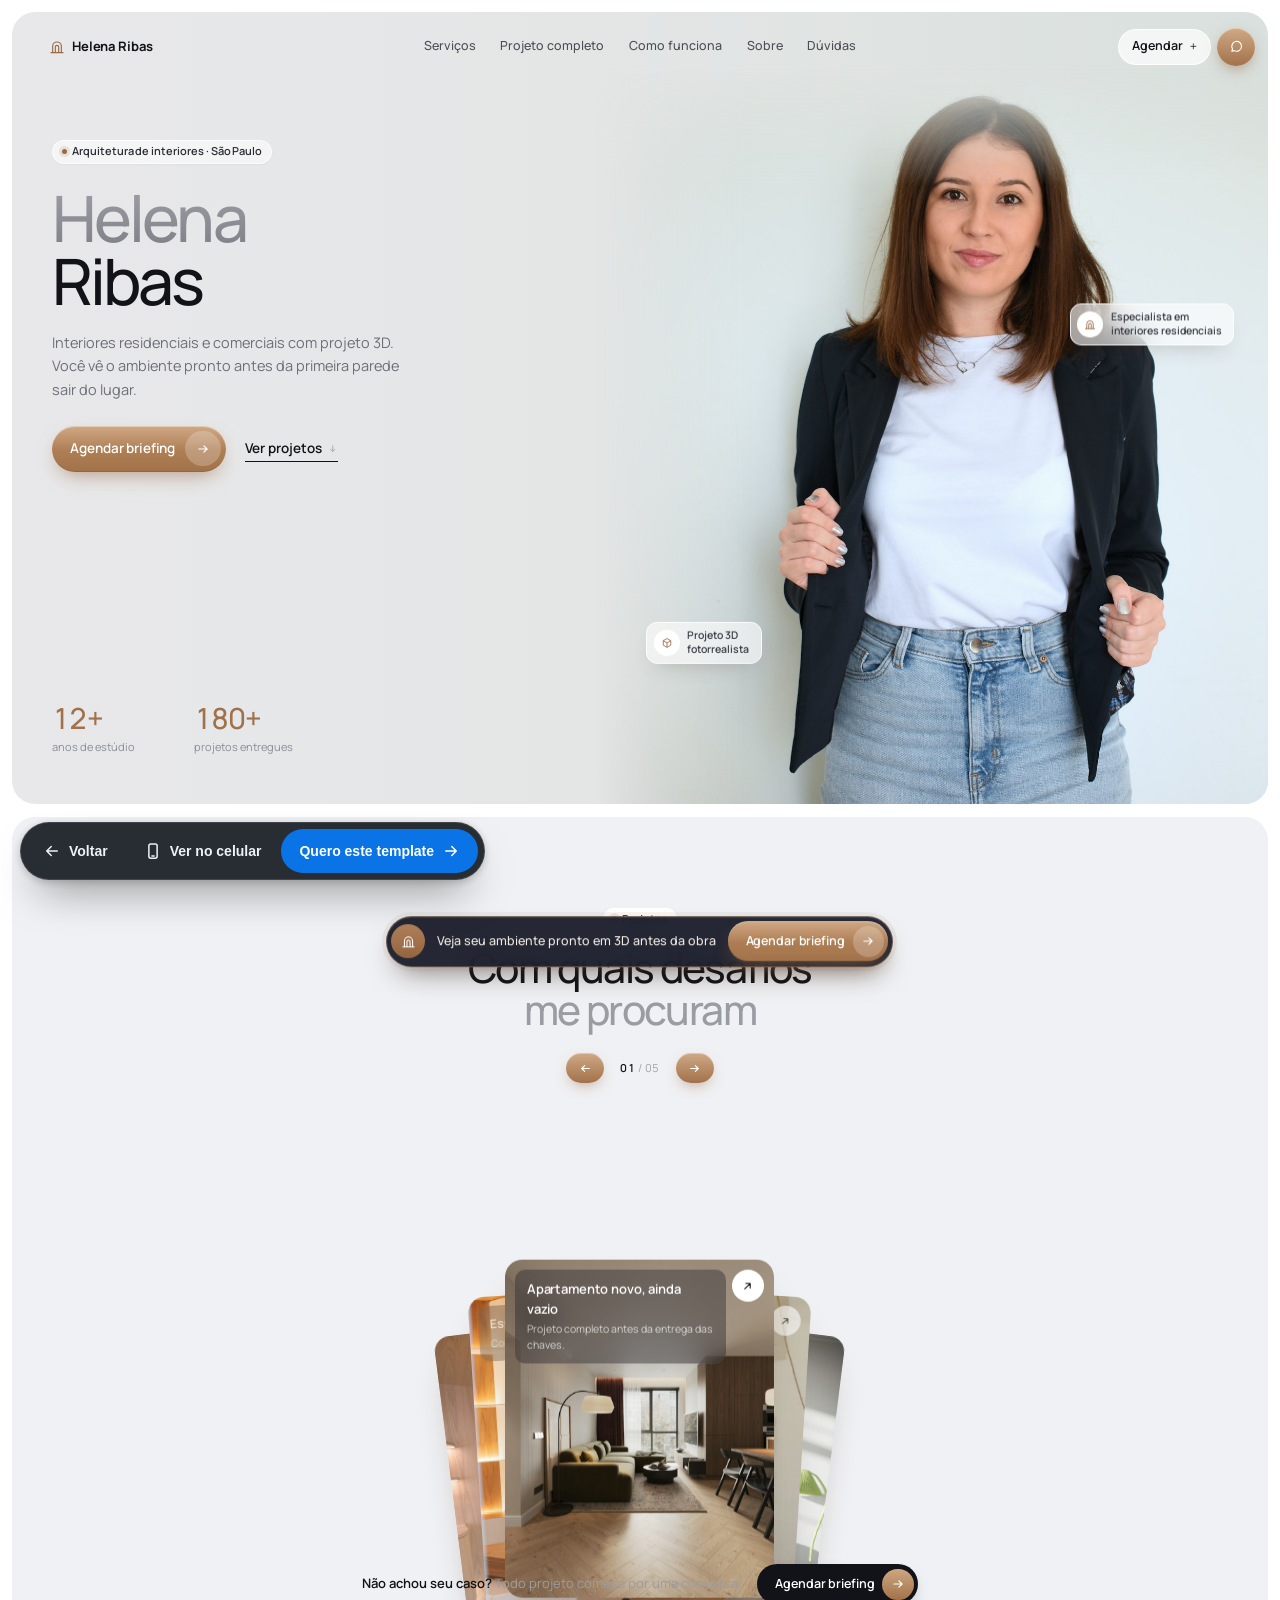
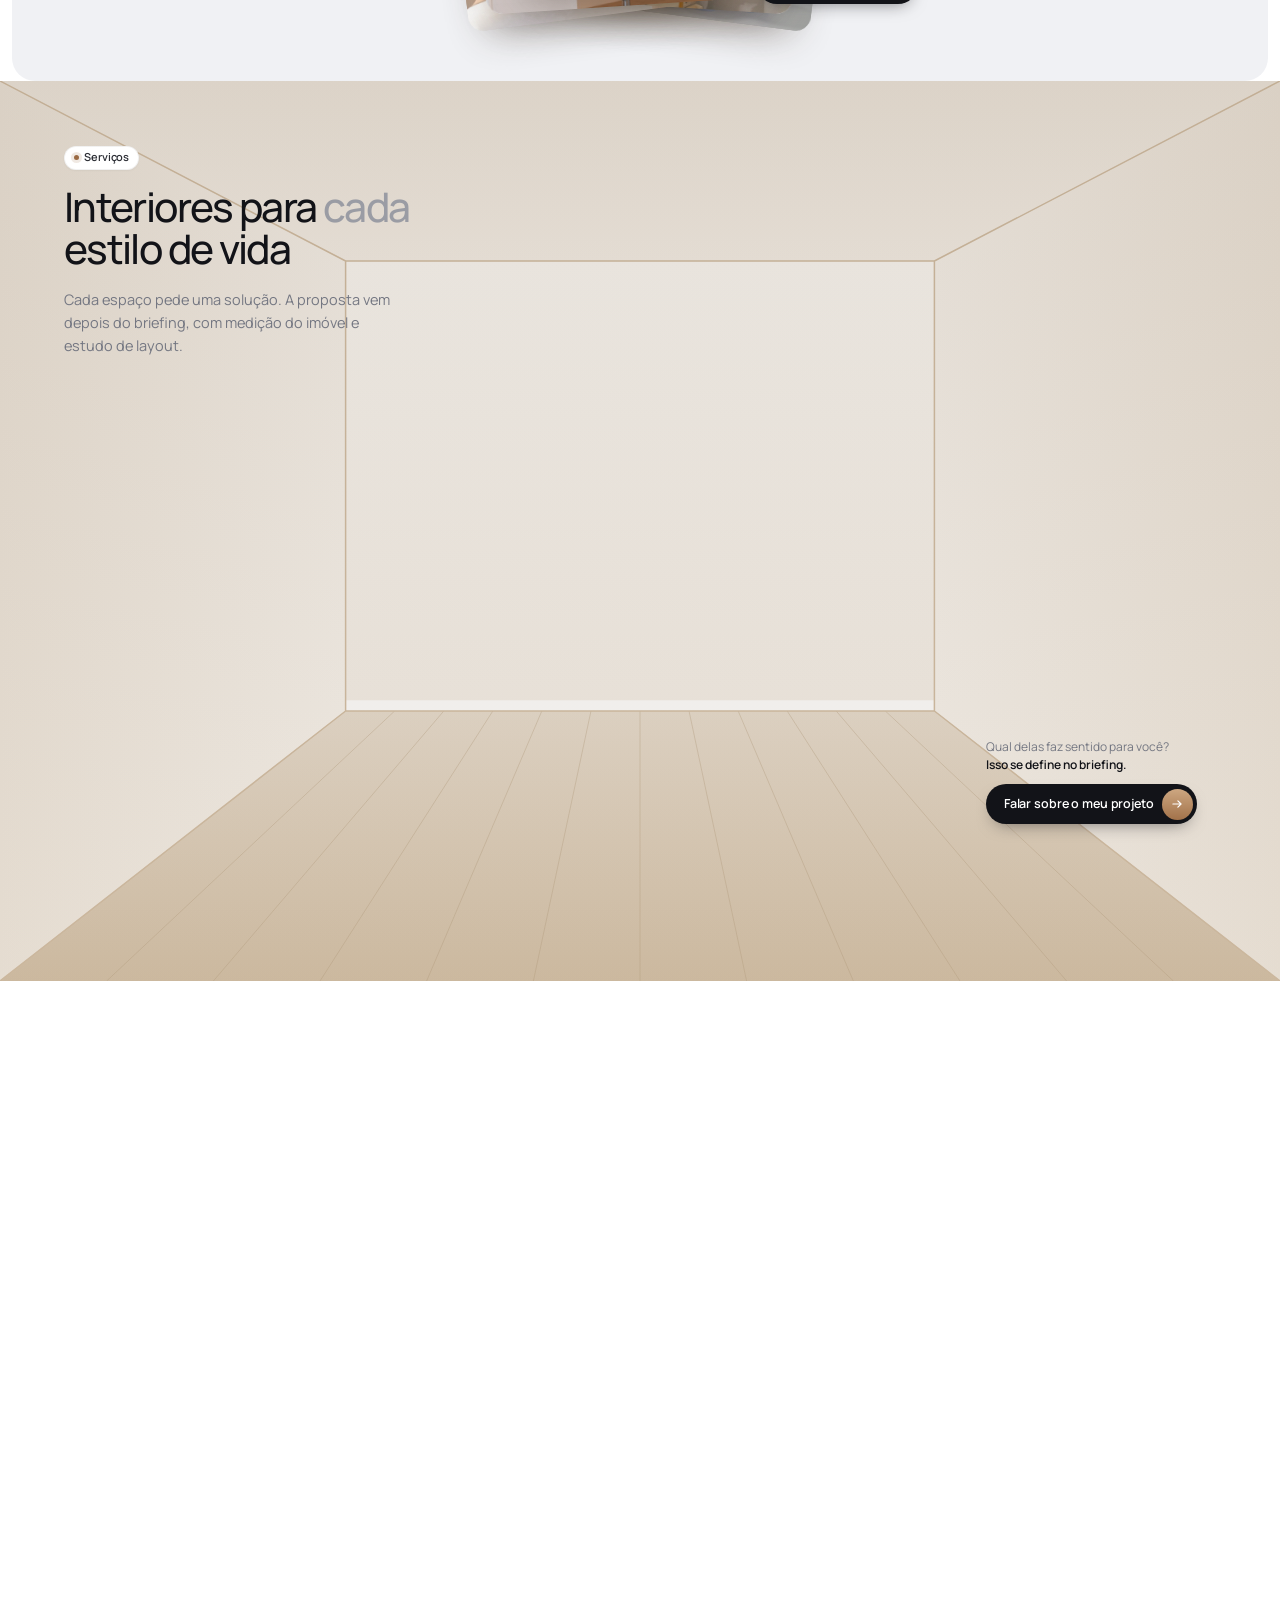
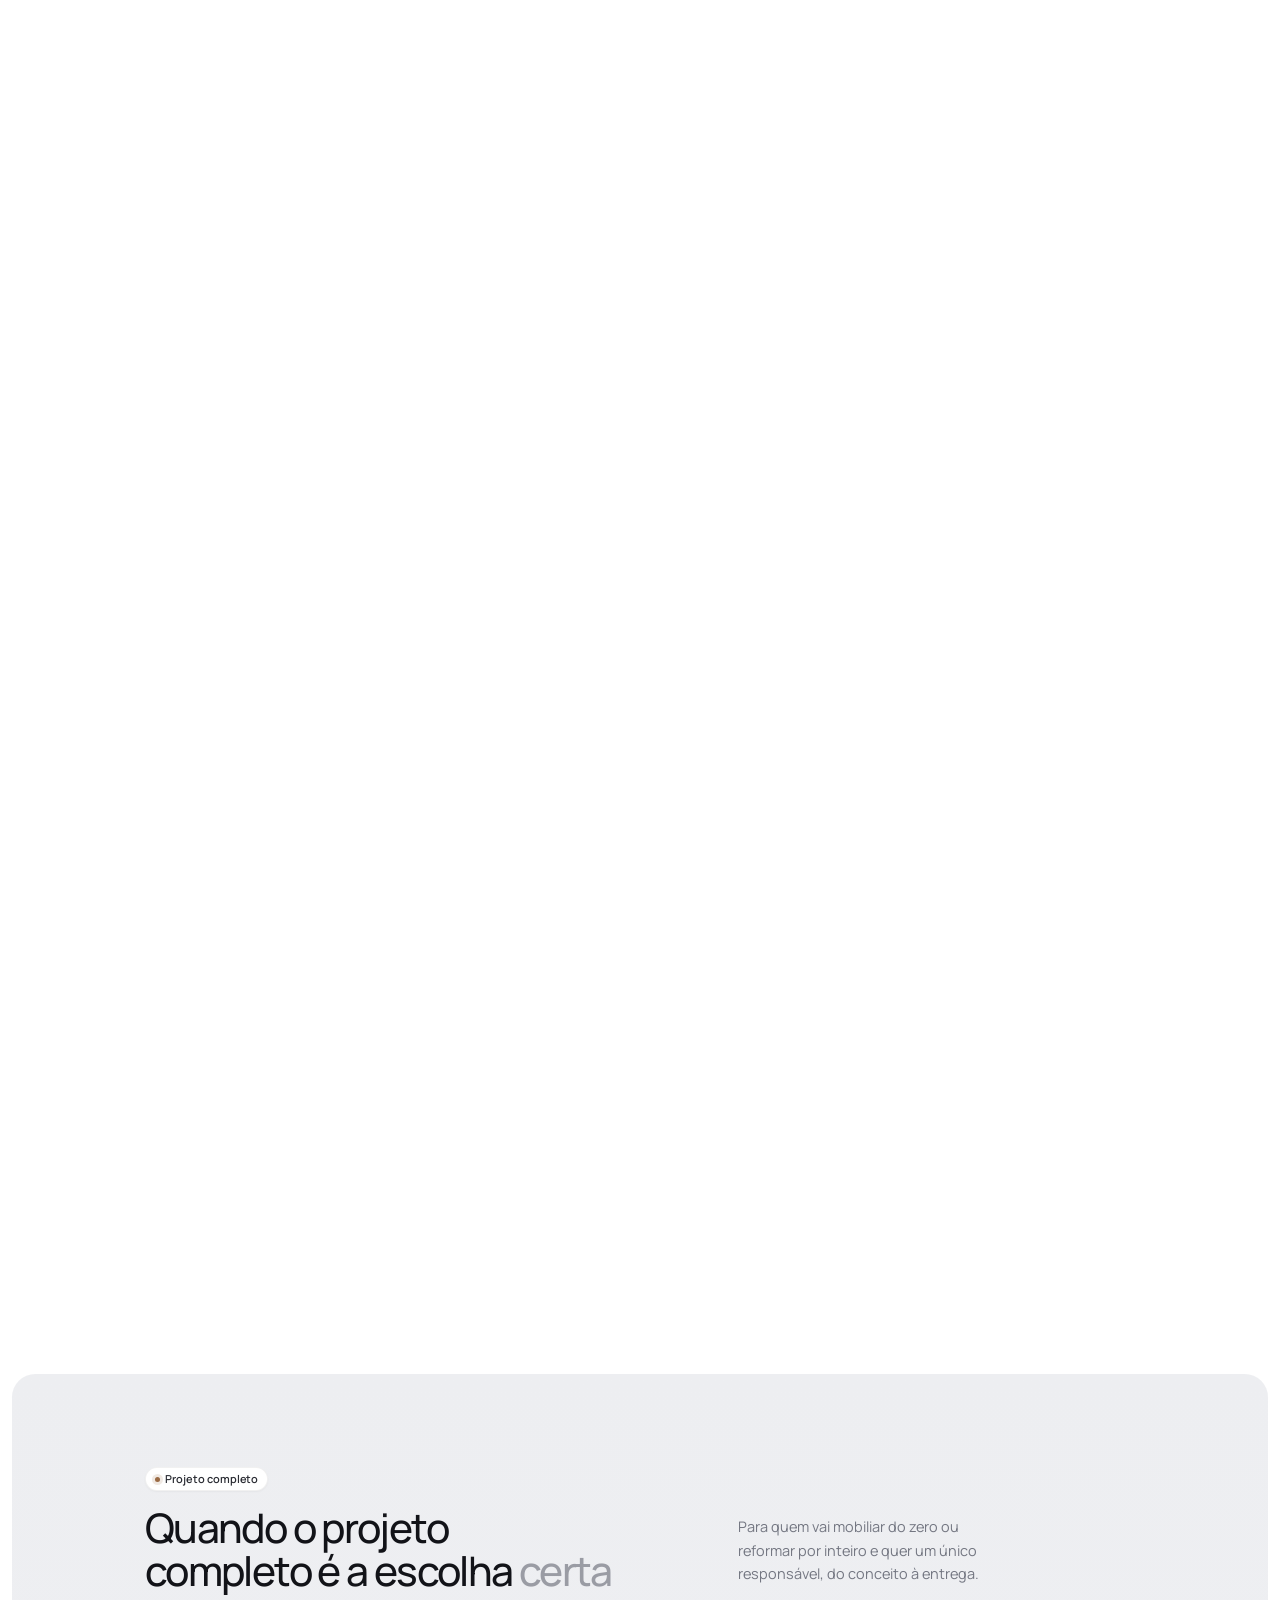
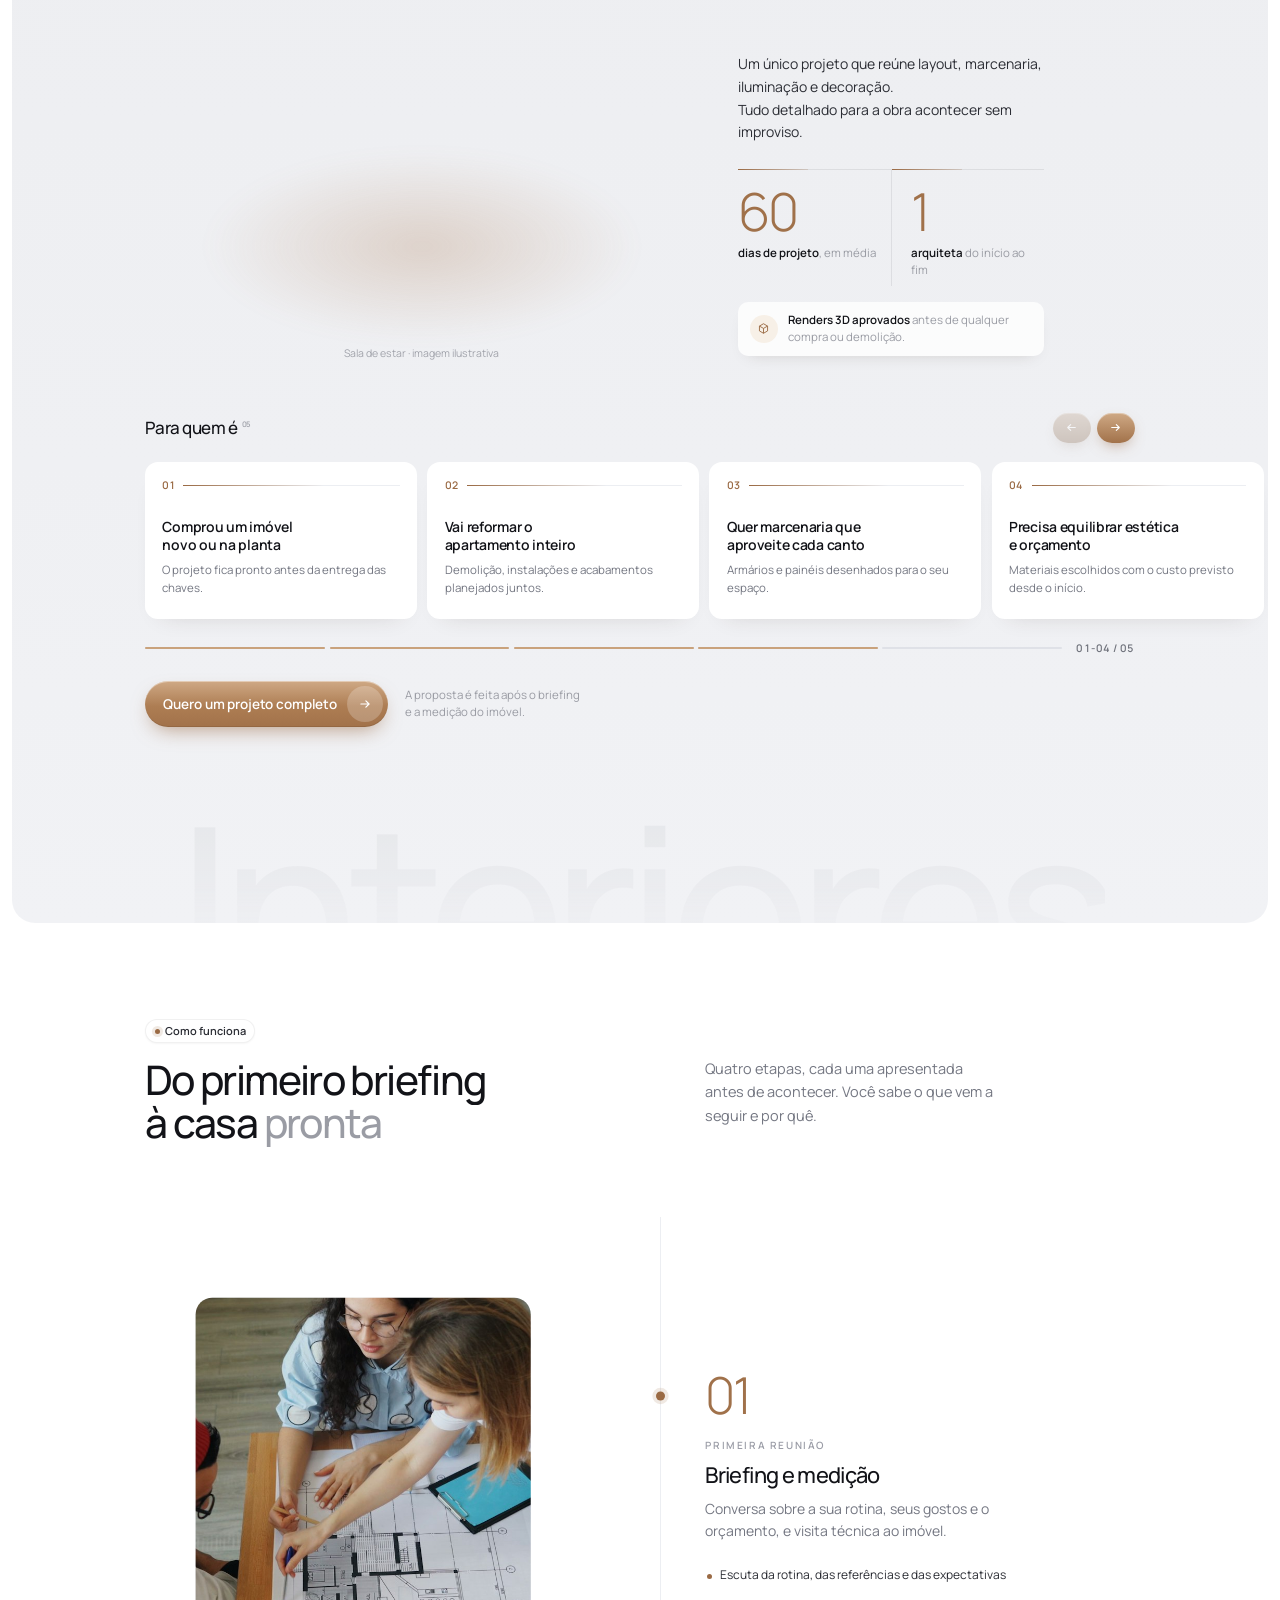
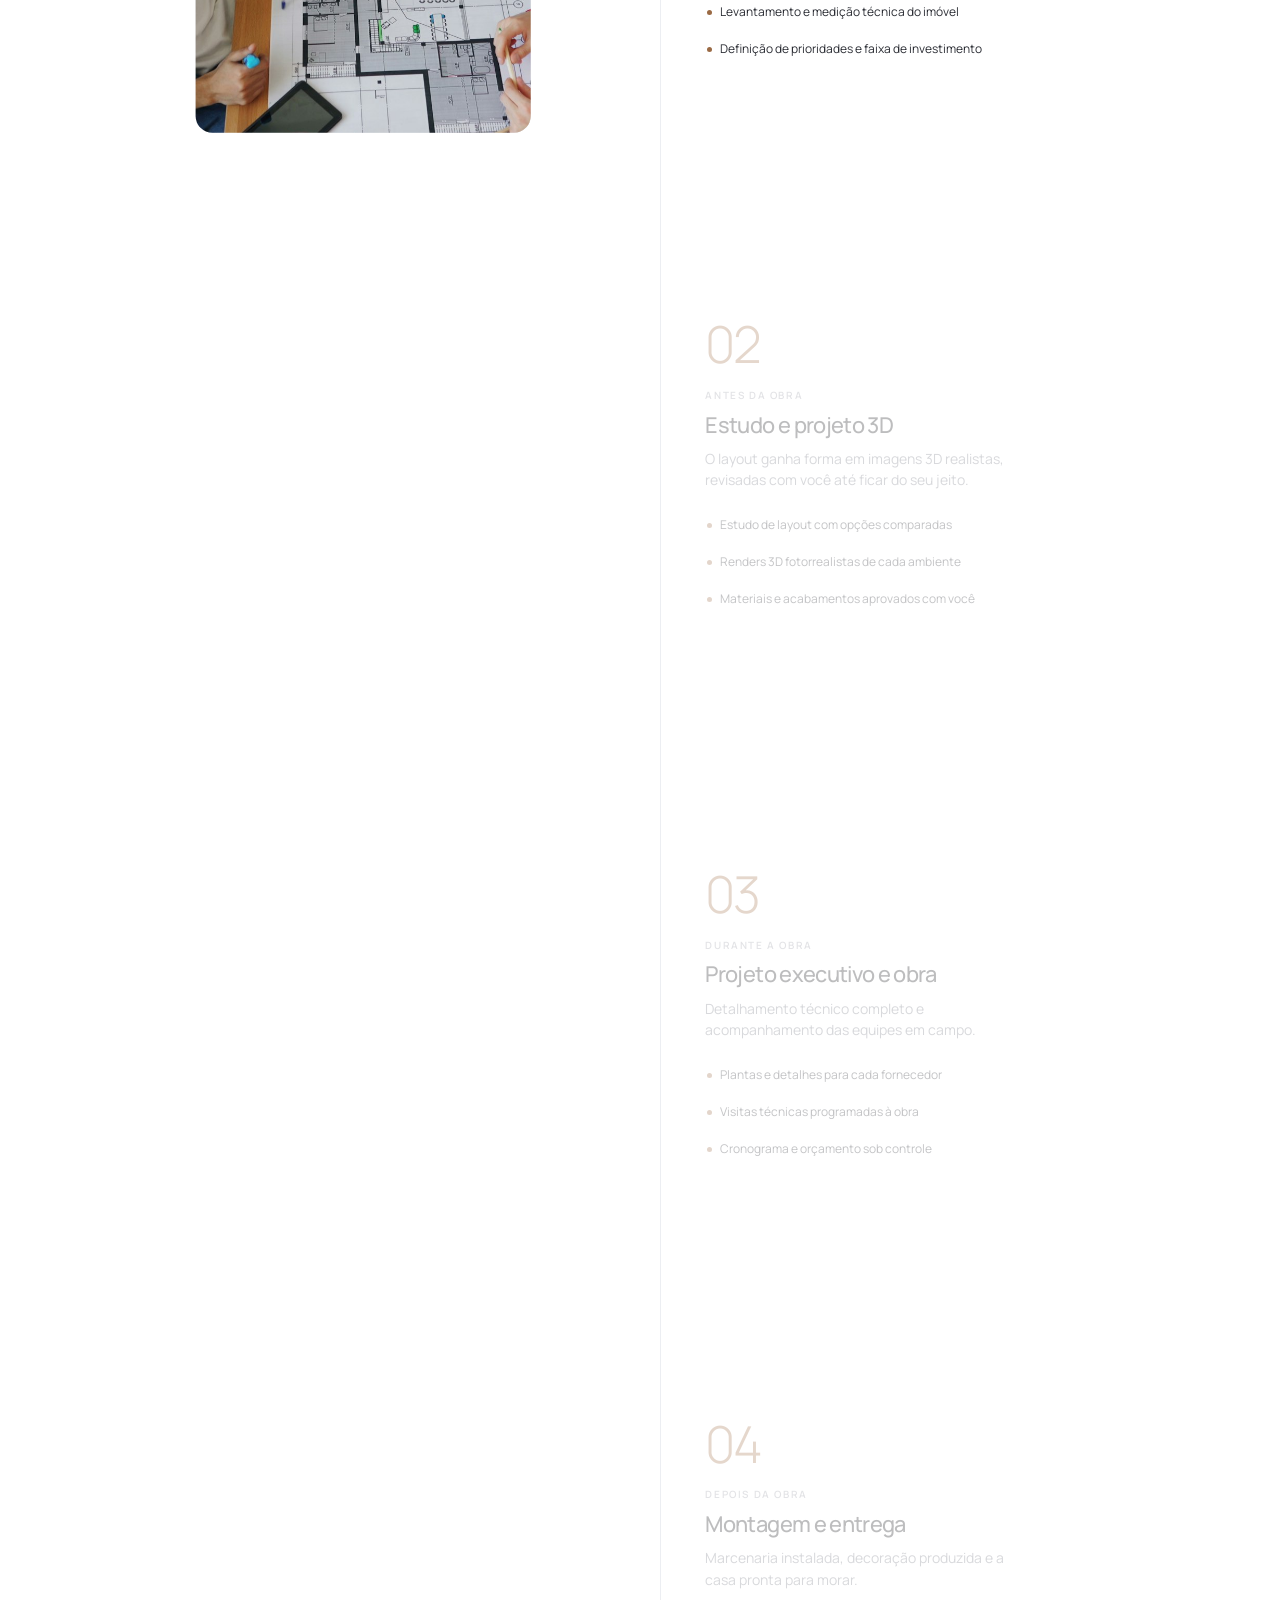
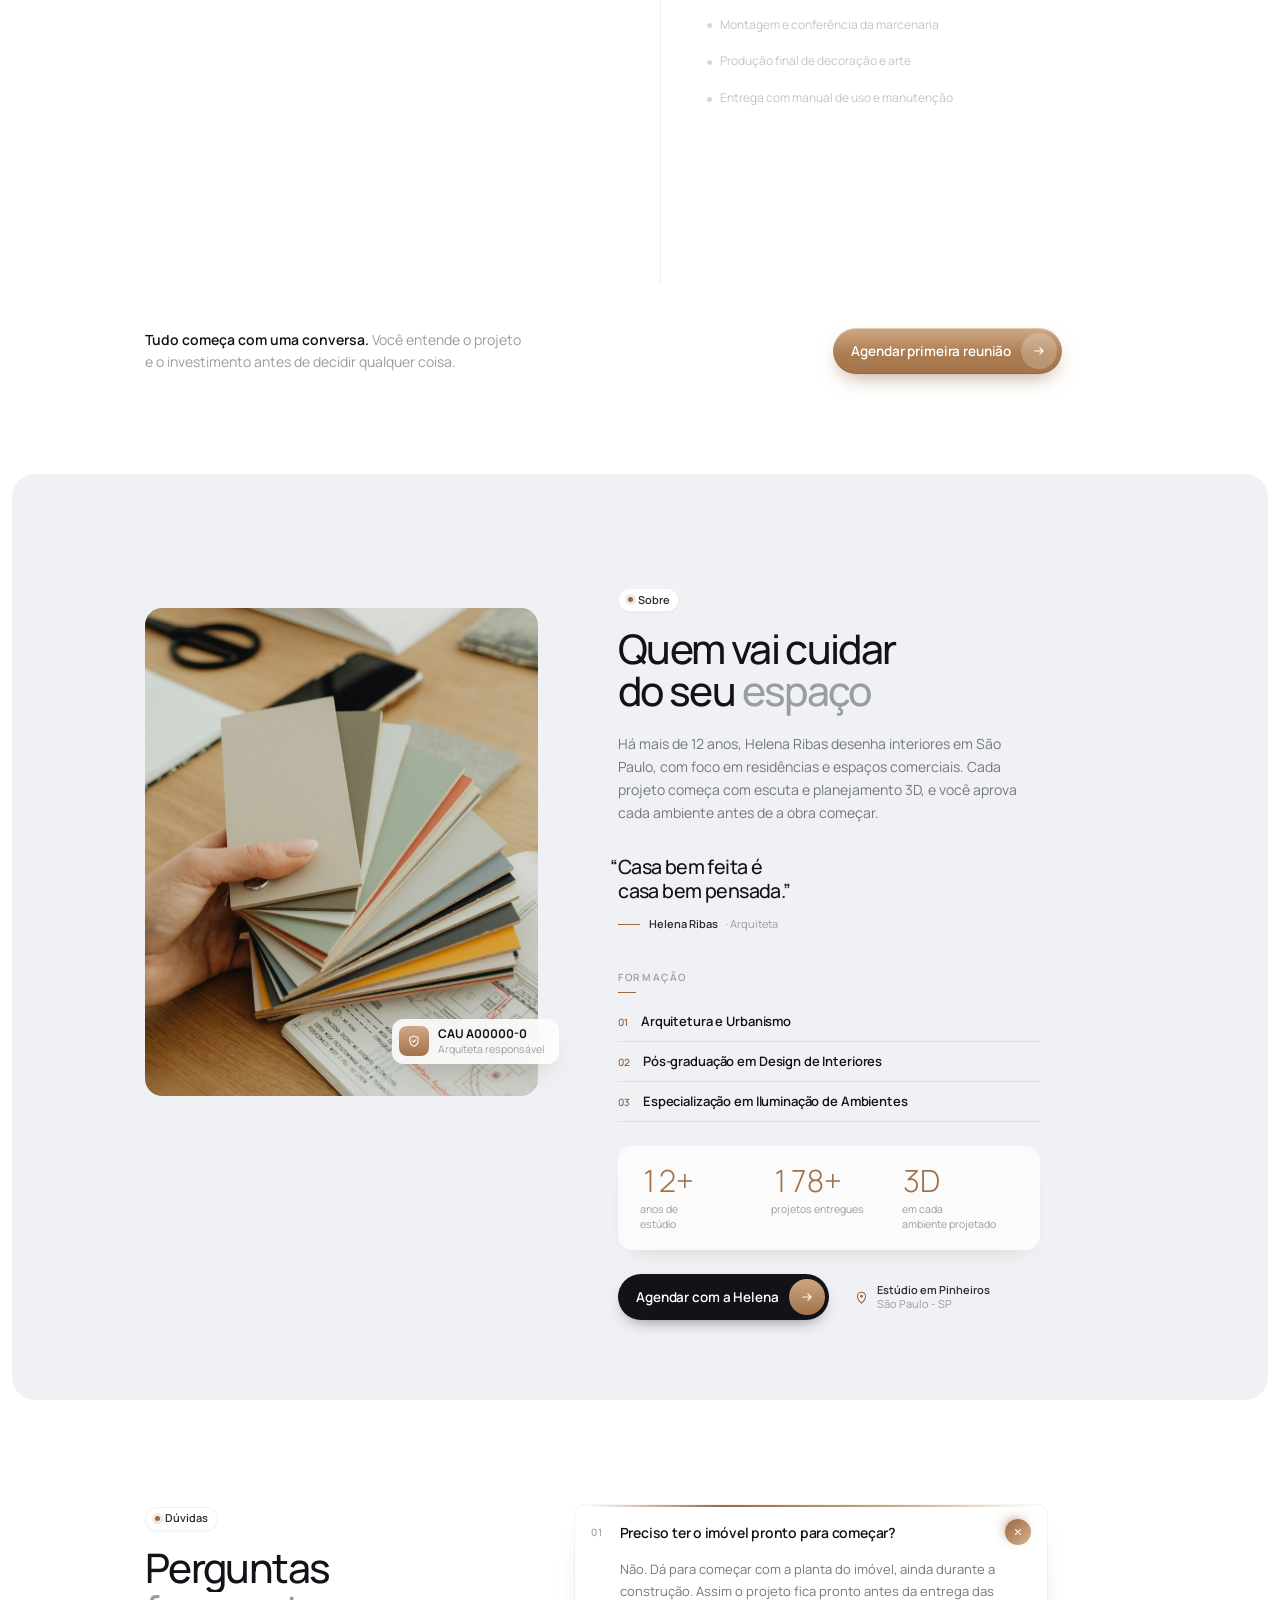
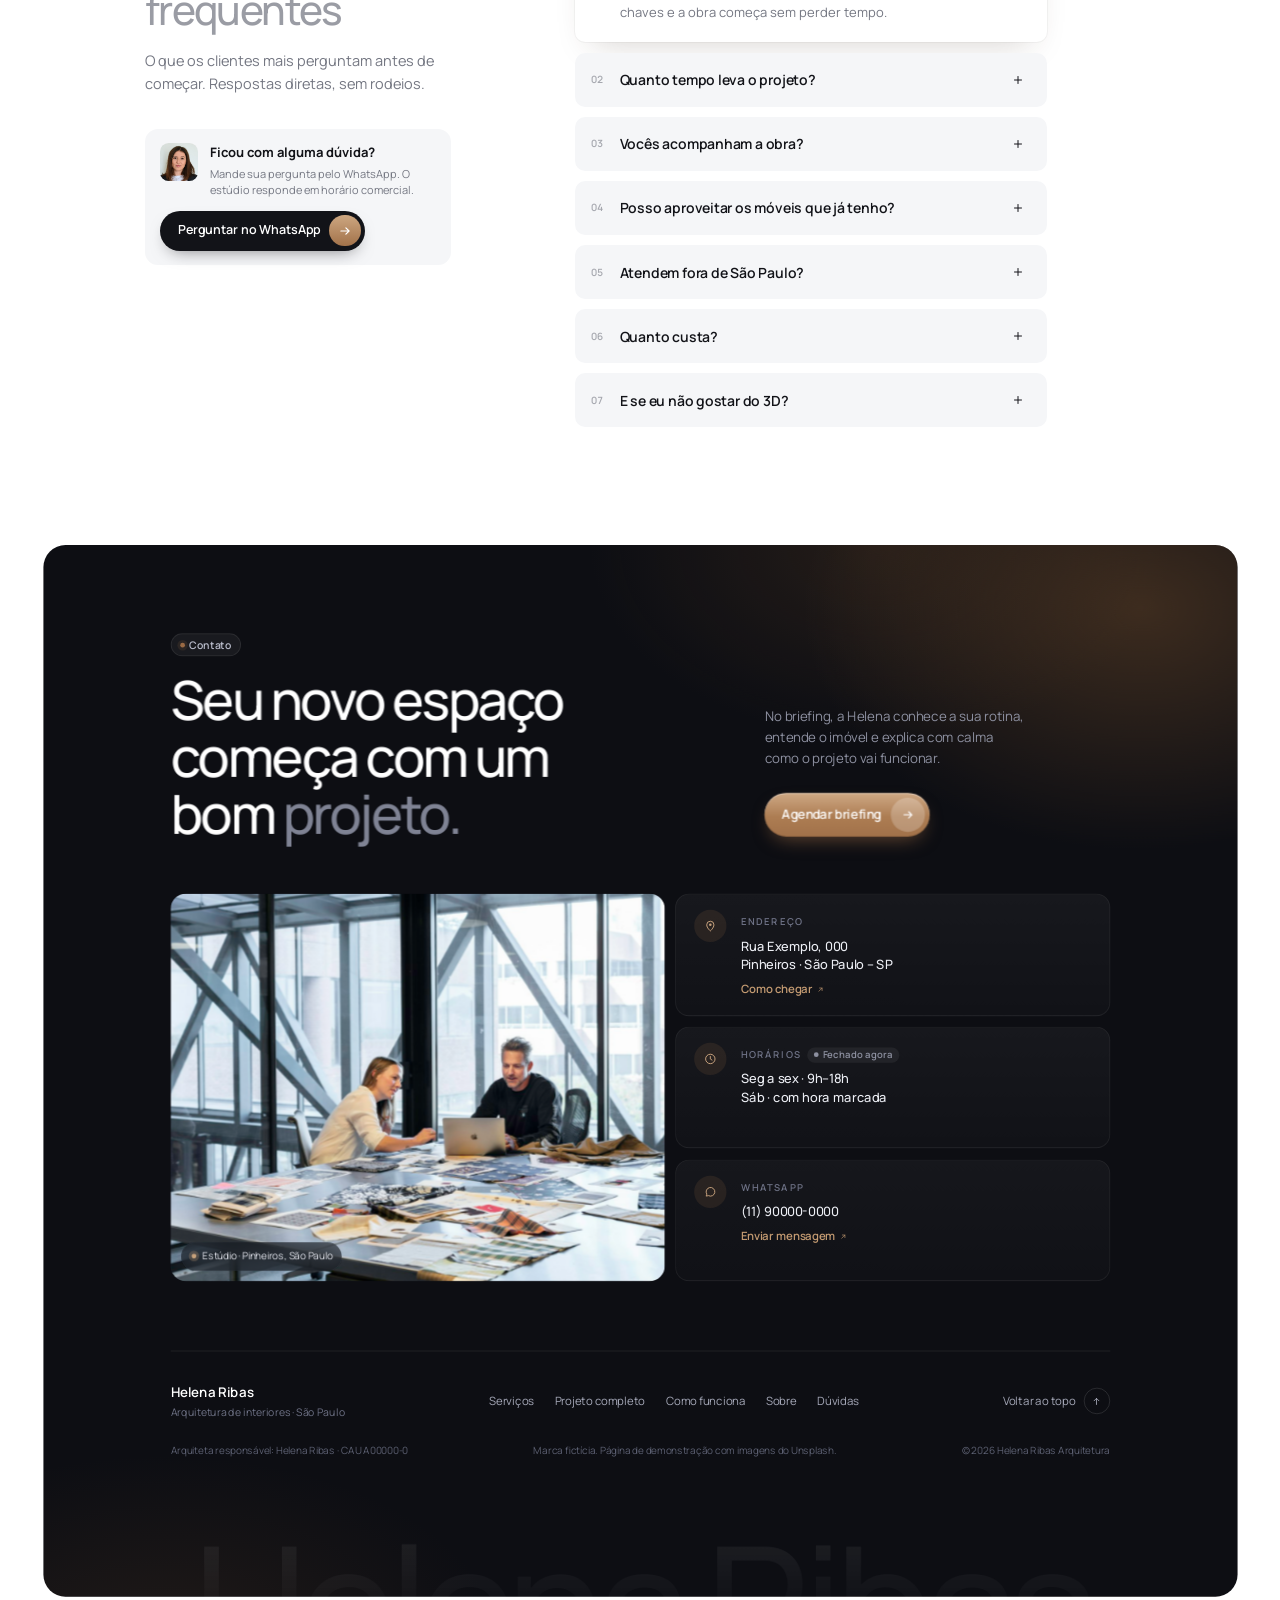
<file: templates/template-1/index.html>
<!doctype html>
<html lang="pt-BR">
<head>
  <meta charset="utf-8">
  <meta name="viewport" content="width=device-width, initial-scale=1">
  <!-- Demonstração no site da Stutz: fica fora do Google -->
  <meta name="robots" content="noindex">
  <link rel="icon" href="/favicon.ico" sizes="32x32">
  <link rel="icon" href="/favicon.svg" type="image/svg+xml">
  <title>Template 1 · Arquitetura de interiores | Stutz Web</title>
  <meta name="description" content="Projetos de interiores residenciais e comerciais com planejamento 3D. O ambiente pronto antes da primeira obra. Helena Ribas, arquiteta em Pinheiros, São Paulo.">
  <meta name="theme-color" content="#e4e5e6">
  <link rel="preload" href="/templates/template-1/assets/fonts/manrope-latin-500-normal.woff2" as="font" type="font/woff2" crossorigin>
  <link rel="preload" href="/templates/template-1/assets/img/hero.jpg" as="image">
  <link rel="stylesheet" href="/templates/template-1/assets/vendor/lenis.css">
  <link rel="stylesheet" href="/templates/template-1/assets/css/style.css">
</head>
<body class="is-loading">

  <!-- ============ Sprite de ícones ============ -->
  <svg width="0" height="0" style="position:absolute" aria-hidden="true">
    <symbol id="i-arch" viewBox="0 0 24 24"><path d="M5.5 20.5V11a6.5 6.5 0 0 1 13 0v9.5M3 20.5h18M9.5 20.5V12a2.5 2.5 0 0 1 5 0v8.5" fill="none" stroke="currentColor" stroke-width="1.7" stroke-linecap="round" stroke-linejoin="round"/></symbol>
    <symbol id="i-cube" viewBox="0 0 24 24"><path d="M12 3.2 19.5 7.5v9L12 20.8 4.5 16.5v-9L12 3.2Zm-7.5 4.3L12 11.8l7.5-4.3M12 11.8v9" fill="none" stroke="currentColor" stroke-width="1.7" stroke-linejoin="round"/></symbol>
    <symbol id="i-arrow" viewBox="0 0 24 24"><path d="M5 12h14m-5.5-5.5L19 12l-5.5 5.5" fill="none" stroke="currentColor" stroke-width="2" stroke-linecap="round" stroke-linejoin="round"/></symbol>
    <symbol id="i-arrow-left" viewBox="0 0 24 24"><path d="M19 12H5m5.5-5.5L5 12l5.5 5.5" fill="none" stroke="currentColor" stroke-width="2" stroke-linecap="round" stroke-linejoin="round"/></symbol>
    <symbol id="i-arrow-down" viewBox="0 0 24 24"><path d="M12 5v14m-5.5-5.5L12 19l5.5-5.5" fill="none" stroke="currentColor" stroke-width="2" stroke-linecap="round" stroke-linejoin="round"/></symbol>
    <symbol id="i-arrow-up" viewBox="0 0 24 24"><path d="M12 19V5m-5.5 5.5L12 5l5.5 5.5" fill="none" stroke="currentColor" stroke-width="2" stroke-linecap="round" stroke-linejoin="round"/></symbol>
    <symbol id="i-arrow-ur" viewBox="0 0 24 24"><path d="M7 17 17 7m-8 0h8v8" fill="none" stroke="currentColor" stroke-width="2" stroke-linecap="round" stroke-linejoin="round"/></symbol>
    <symbol id="i-plus" viewBox="0 0 24 24"><path d="M12 5v14M5 12h14" fill="none" stroke="currentColor" stroke-width="2" stroke-linecap="round"/></symbol>
    <symbol id="i-clock" viewBox="0 0 24 24"><circle cx="12" cy="12" r="8.5" fill="none" stroke="currentColor" stroke-width="1.8"/><path d="M12 7.5V12l3 2" fill="none" stroke="currentColor" stroke-width="1.8" stroke-linecap="round"/></symbol>
    <symbol id="i-pin" viewBox="0 0 24 24"><path d="M12 21s-6.5-5.6-6.5-11a6.5 6.5 0 0 1 13 0c0 5.4-6.5 11-6.5 11Z" fill="none" stroke="currentColor" stroke-width="1.8"/><circle cx="12" cy="10" r="2.3" fill="currentColor"/></symbol>
    <symbol id="i-chat" viewBox="0 0 24 24"><path d="M4.5 19.5l1.2-3.6A7.8 7.8 0 1 1 8.6 18.6l-4.1.9Z" fill="none" stroke="currentColor" stroke-width="1.8" stroke-linejoin="round"/></symbol>
    <symbol id="i-shield" viewBox="0 0 24 24"><path d="M12 3.2 5 6v5.4c0 4.3 2.9 8 7 9.4 4.1-1.4 7-5.1 7-9.4V6l-7-2.8Z" fill="none" stroke="currentColor" stroke-width="1.8" stroke-linejoin="round"/><path d="m9 12 2.1 2.1L15.2 10" fill="none" stroke="currentColor" stroke-width="1.8" stroke-linecap="round" stroke-linejoin="round"/></symbol>
  </svg>

  <!-- ============ Header flutuante (aparece ao rolar para cima) ============ -->
  <header class="nav-pill" data-nav-pill aria-label="Navegação rápida">
    <a href="#topo" class="nav-pill__brand" data-scroll>
      <svg class="ico"><use href="#i-arch"/></svg>
      <span>Helena Ribas</span>
    </a>
    <nav class="nav-pill__links">
      <a href="#servicos" data-scroll>Serviços</a>
      <a href="#projeto-completo" data-scroll>Projeto completo</a>
      <a href="#como-funciona" data-scroll>Como funciona</a>
      <a href="#sobre" data-scroll>Sobre</a>
      <a href="#duvidas" data-scroll>Dúvidas</a>
    </nav>
    <a href="https://wa.me/5511900000000?text=Ol%C3%A1!%20Vim%20pelo%20site%20e%20gostaria%20de%20agendar%20um%20briefing." target="_blank" rel="noopener" class="btn btn--blue btn--sm">
      <span>Agendar</span><span class="btn__icon"><svg class="ico"><use href="#i-arrow"/></svg></span>
    </a>
  </header>

  <main id="main">

    <!-- ===================================================== HERO -->
    <section class="frame hero" id="topo" data-hero>
      <div class="hero__media" data-hero-media>
        <img src="/templates/template-1/assets/img/hero.jpg" alt="Helena Ribas, arquiteta de interiores, de blazer preto e camiseta branca" width="2000" height="1435" fetchpriority="high">
      </div>

      <div class="hero__nav" data-hero-nav>
        <a href="#topo" class="brand" data-scroll>
          <svg class="ico"><use href="#i-arch"/></svg>
          <span>Helena Ribas</span>
        </a>
        <nav class="hero__links" aria-label="Principal">
          <a href="#servicos" data-scroll>Serviços</a>
          <a href="#projeto-completo" data-scroll>Projeto completo</a>
          <a href="#como-funciona" data-scroll>Como funciona</a>
          <a href="#sobre" data-scroll>Sobre</a>
          <a href="#duvidas" data-scroll>Dúvidas</a>
        </nav>
        <div class="hero__actions">
          <a href="#contato" class="chip-btn" data-scroll>Agendar <svg class="ico"><use href="#i-plus"/></svg></a>
          <a href="https://wa.me/5511900000000?text=Ol%C3%A1!%20Vim%20pelo%20site." target="_blank" rel="noopener" class="round-btn" aria-label="Falar no WhatsApp">
            <svg class="ico"><use href="#i-chat"/></svg>
          </a>
        </div>
      </div>

      <div class="hero__content">
        <span class="tag tag--glass" data-hero-tag><i></i>Arquitetura de interiores · São Paulo</span>
        <h1 class="hero__title">
          <span class="line"><span class="line__in muted-grad">Helena</span></span>
          <span class="line"><span class="line__in">Ribas</span></span>
        </h1>
        <p class="hero__lead" data-hero-fade>Interiores residenciais e comerciais com projeto 3D. Você vê o ambiente pronto antes da primeira parede sair do lugar.</p>
        <div class="hero__ctas" data-hero-fade>
          <a href="#contato" class="btn btn--blue" data-scroll>
            <span>Agendar briefing</span><span class="btn__icon"><svg class="ico"><use href="#i-arrow"/></svg></span>
          </a>
          <a href="#casos" class="link-under" data-scroll>Ver projetos <svg class="ico"><use href="#i-arrow-down"/></svg></a>
        </div>
        <div class="hero__stats">
          <div class="stat" data-hero-fade>
            <strong><span data-count="12">0</span>+</strong>
            <span>anos de estúdio</span>
          </div>
          <div class="stat" data-hero-fade>
            <strong><span data-count="180">0</span>+</strong>
            <span>projetos entregues</span>
          </div>
        </div>
      </div>

      <div class="float-badge float-badge--a" data-float>
        <span class="float-badge__ico"><svg class="ico"><use href="#i-arch"/></svg></span>
        <span>Especialista em<br>interiores residenciais</span>
      </div>
      <div class="float-badge float-badge--b" data-float>
        <span class="float-badge__ico"><svg class="ico"><use href="#i-cube"/></svg></span>
        <span>Projeto 3D<br>fotorrealista</span>
      </div>
    </section>

    <!-- ===================================================== PROJETOS (leque) -->
    <section class="frame cases" id="casos">
      <div class="section-head section-head--center">
        <span class="tag" data-reveal><i></i>Projetos</span>
        <h2 class="h2" data-lines>
          <span class="line"><span class="line__in">Com quais desafios</span></span>
          <span class="line"><span class="line__in muted">me procuram</span></span>
        </h2>
        <div class="fan-nav" data-reveal>
          <button class="arrow-btn" type="button" data-fan-prev aria-label="Projeto anterior"><svg class="ico"><use href="#i-arrow-left"/></svg></button>
          <span class="fan-nav__count"><b data-fan-current>01</b> / <span>05</span></span>
          <button class="arrow-btn" type="button" data-fan-next aria-label="Próximo projeto"><svg class="ico"><use href="#i-arrow"/></svg></button>
        </div>
      </div>

      <div class="fan" data-fan>
        <article class="fan-card" data-fan-card>
          <img src="/templates/template-1/assets/img/case-new.jpg" alt="Apartamento integrado com sala, jantar e janelas amplas" loading="lazy">
          <div class="fan-card__label"><strong>Apartamento novo, ainda vazio</strong><span>Projeto completo antes da entrega das chaves.</span></div>
          <a href="#projeto-completo" class="fan-card__go" data-scroll aria-label="Ver projeto completo"><svg class="ico"><use href="#i-arrow-ur"/></svg></a>
          <i class="fan-card__haze"></i>
        </article>
        <article class="fan-card" data-fan-card>
          <img src="/templates/template-1/assets/img/case-reforma.jpg" alt="Parede de tijolos brancos e andaime durante uma reforma" loading="lazy">
          <div class="fan-card__label"><strong>Reforma sem dor de cabeça</strong><span>Obra planejada, com prazos e custos claros.</span></div>
          <a href="#como-funciona" class="fan-card__go" data-scroll aria-label="Ver como funciona"><svg class="ico"><use href="#i-arrow-ur"/></svg></a>
          <i class="fan-card__haze"></i>
        </article>
        <article class="fan-card" data-fan-card>
          <img src="/templates/template-1/assets/img/case-sala.jpg" alt="Sala com sofá amarelo, mesas azuis e luminária verde" loading="lazy">
          <div class="fan-card__label"><strong>Sala que não funciona</strong><span>Layout repensado para a sua rotina.</span></div>
          <a href="#servicos" class="fan-card__go" data-scroll aria-label="Ver serviços"><svg class="ico"><use href="#i-arrow-ur"/></svg></a>
          <i class="fan-card__haze"></i>
        </article>
        <article class="fan-card" data-fan-card>
          <img src="/templates/template-1/assets/img/case-cozinha.jpg" alt="Cozinha com marcenaria curva em madeira e bancada de mármore" loading="lazy">
          <div class="fan-card__label"><strong>Cozinha e marcenaria</strong><span>Móveis sob medida que aproveitam cada canto.</span></div>
          <a href="#servicos" class="fan-card__go" data-scroll aria-label="Ver marcenaria sob medida"><svg class="ico"><use href="#i-arrow-ur"/></svg></a>
          <i class="fan-card__haze"></i>
        </article>
        <article class="fan-card" data-fan-card>
          <img src="/templates/template-1/assets/img/case-comercial.jpg" alt="Escritório com estantes de madeira iluminadas" loading="lazy">
          <div class="fan-card__label"><strong>Espaço comercial que vende</strong><span>Consultórios, lojas e escritórios.</span></div>
          <a href="#contato" class="fan-card__go" data-scroll aria-label="Falar sobre espaço comercial"><svg class="ico"><use href="#i-arrow-ur"/></svg></a>
          <i class="fan-card__haze"></i>
        </article>
      </div>

      <div class="cases__cta" data-reveal>
        <p><b>Não achou seu caso?</b> Todo projeto começa por uma conversa.</p>
        <a href="#contato" class="btn btn--dark btn--sm" data-scroll><span>Agendar briefing</span><span class="btn__icon"><svg class="ico"><use href="#i-arrow"/></svg></span></a>
      </div>
    </section>

    <!-- ===================================================== SERVIÇOS (cena fixada) -->
    <section class="services" id="servicos" data-services>
      <!-- o quarto ocupa a seção inteira: teto, paredes, piso e móveis -->
      <div class="room" data-room-box aria-hidden="true">
        <svg class="room__shell" viewBox="0 0 100 100" preserveAspectRatio="none">
          <defs>
            <linearGradient id="rCeil" x1="0" x2="0" y1="0" y2="1"><stop offset="0" stop-color="#efe8de"/><stop offset="1" stop-color="#f5efe7"/></linearGradient>
            <linearGradient id="rWallL" x1="0" x2="1" y1="0" y2="0"><stop offset="0" stop-color="#ede5da"/><stop offset="1" stop-color="#f6f1ea"/></linearGradient>
            <linearGradient id="rWallR" x1="1" x2="0" y1="0" y2="0"><stop offset="0" stop-color="#ede5da"/><stop offset="1" stop-color="#f6f1ea"/></linearGradient>
            <linearGradient id="rBack" x1="0" x2="0" y1="0" y2="1"><stop offset="0" stop-color="#fbf8f3"/><stop offset="1" stop-color="#f3ede5"/></linearGradient>
            <linearGradient id="rFloor" x1="0" x2="0" y1="0" y2="1"><stop offset="0" stop-color="#e6dbcc"/><stop offset="1" stop-color="#d2bfa5"/></linearGradient>
          </defs>
          <path d="M0 0H100L73 20H27Z" fill="url(#rCeil)"/>
          <path d="M0 0L27 20V70L0 100Z" fill="url(#rWallL)"/>
          <path d="M100 0L73 20V70L100 100Z" fill="url(#rWallR)"/>
          <path d="M27 20H73V70H27Z" fill="url(#rBack)"/>
          <path d="M27 70H73L100 100H0Z" fill="url(#rFloor)"/>
          <path d="M30.83 70L8.33 100M34.67 70L16.67 100M38.50 70L25.00 100M42.33 70L33.33 100M46.17 70L41.67 100M50.00 70L50.00 100M53.83 70L58.33 100M57.67 70L66.67 100M61.50 70L75.00 100M65.33 70L83.33 100M69.17 70L91.67 100" stroke="#b39a7b" stroke-opacity=".35" stroke-width="1" vector-effect="non-scaling-stroke"/>
          <path d="M27 68.8H73V70H27Z" fill="#fff" opacity=".85"/>
          <!-- arestas do quarto (ficam atrás de todos os móveis) -->
          <path d="M0 0L27 20M100 0L73 20M0 100L27 70M100 100L73 70M27 20H73V70H27Z" fill="none" stroke="#d2bea4" stroke-width="1.5" vector-effect="non-scaling-stroke"/>
        </svg>
        <div class="room__dim" data-dim></div>
        <div class="room__warm" data-warm></div>

        <!-- quadro na parede do fundo -->
        <svg class="room__art" data-prop viewBox="0 0 160 120">
          <rect x="0" y="0" width="156" height="114" rx="3" fill="#fff"/>
          <rect x="10" y="10" width="136" height="94" fill="#f3eee6"/>
          <circle cx="106" cy="42" r="15" fill="#f2b58a"/>
          <path d="M10 104V74c20-18 40-18 60 0s40 18 76-8v38Z" fill="#dcc3a6"/>
          <path d="M10 104V88c26-14 52-14 80 0s40 10 56 2v14Z" fill="#b98a5f"/>
        </svg>
        <!-- janela em arco -->
        <svg class="room__window" data-prop viewBox="0 0 90 150">
          <defs><linearGradient id="rSky" x1="0" x2="0" y1="0" y2="1"><stop offset="0" stop-color="#f1e6d8"/><stop offset="1" stop-color="#dcc3a6"/></linearGradient></defs>
          <path d="M5 145V45a40 40 0 0 1 80 0v100Z" fill="url(#rSky)" stroke="#fff" stroke-width="5"/>
          <path d="M45 7v138M5 82h80" stroke="#fff" stroke-width="3"/>
        </svg>
        <!-- tapete -->
        <svg class="room__rug" data-prop viewBox="0 0 400 80" preserveAspectRatio="none">
          <path d="M70 0H330L400 80H0Z" fill="#e6d7c4" opacity=".85"/>
          <path d="M82 7H318L378 73H22Z" fill="none" stroke="#fff" stroke-opacity=".75" stroke-width="1.5" vector-effect="non-scaling-stroke"/>
        </svg>
        <!-- planta -->
        <svg class="room__plant" data-prop viewBox="0 0 80 170">
          <g fill="#7fbf9f">
            <ellipse cx="26" cy="78" rx="9" ry="30" transform="rotate(-28 26 78)"/>
            <ellipse cx="54" cy="72" rx="9" ry="32" transform="rotate(24 54 72)"/>
            <ellipse cx="40" cy="58" rx="8" ry="40"/>
          </g>
          <g fill="#5fa585">
            <ellipse cx="18" cy="100" rx="7" ry="20" transform="rotate(-52 18 100)"/>
            <ellipse cx="62" cy="98" rx="7" ry="20" transform="rotate(50 62 98)"/>
          </g>
          <path d="M18 118h44l-5 48H23Z" fill="#f6f3ee" stroke="#d9d0c3" stroke-width="1.2"/>
        </svg>
        <!-- mesa lateral com vaso -->
        <svg class="room__table" data-prop viewBox="0 0 70 130">
          <path d="M35 44c-2-14 4-26 12-34M35 46c-4-10-12-16-20-18" fill="none" stroke="#7a8a6e" stroke-width="1.6" stroke-linecap="round"/>
          <circle cx="47" cy="10" r="4" fill="#f2b58a"/><circle cx="15" cy="28" r="3.4" fill="#f2b58a"/>
          <path d="M28 68c-4-12 0-22 7-24 7 2 11 12 7 24Z" fill="#d6b996"/>
          <ellipse cx="35" cy="70" rx="32" ry="6" fill="#d9c4a6"/>
          <rect x="32" y="72" width="6" height="50" fill="#b89c78"/>
          <ellipse cx="35" cy="124" rx="16" ry="4" fill="#b89c78"/>
        </svg>
        <!-- sofá (na frente da parede do fundo) -->
        <svg class="room__sofa" data-prop viewBox="0 0 300 132">
          <defs>
            <linearGradient id="sBack" x1="0" x2="0" y1="0" y2="1"><stop offset="0" stop-color="#d6b996"/><stop offset="1" stop-color="#b98a5f"/></linearGradient>
            <linearGradient id="sSeat" x1="0" x2="0" y1="0" y2="1"><stop offset="0" stop-color="#c9a07a"/><stop offset="1" stop-color="#9e6f48"/></linearGradient>
            <linearGradient id="sArm" x1="0" x2="1" y1="0" y2="1"><stop offset="0" stop-color="#dcc3a6"/><stop offset="1" stop-color="#96673f"/></linearGradient>
          </defs>
          <ellipse cx="150" cy="125" rx="146" ry="6" fill="#5a4029" opacity=".16"/>
          <rect x="30" y="8" width="240" height="74" rx="18" fill="url(#sBack)"/>
          <rect x="42" y="18" width="104" height="58" rx="13" fill="#e2cbb0" opacity=".55"/>
          <rect x="154" y="18" width="104" height="58" rx="13" fill="#e2cbb0" opacity=".55"/>
          <rect x="62" y="38" width="40" height="34" rx="9" fill="#f2b58a" transform="rotate(-8 82 55)"/>
          <rect x="200" y="38" width="38" height="32" rx="9" fill="#bfe0cc" transform="rotate(7 219 54)"/>
          <rect x="20" y="70" width="260" height="38" rx="13" fill="url(#sSeat)"/>
          <path d="M150 74v30" stroke="#fff" stroke-opacity=".35" stroke-width="2" stroke-linecap="round"/>
          <rect x="2" y="46" width="42" height="66" rx="15" fill="url(#sArm)"/>
          <rect x="256" y="46" width="42" height="66" rx="15" fill="url(#sArm)"/>
          <rect x="30" y="110" width="8" height="13" rx="2" fill="#6f5b45"/>
          <rect x="262" y="110" width="8" height="13" rx="2" fill="#6f5b45"/>
        </svg>

        <div class="room__flash" data-flash></div>

        <!-- luminária pendente: desce do teto e acende -->
        <svg class="room__lamp" data-lamp viewBox="0 160 140 140">
          <defs>
            <linearGradient id="shadeBlue" x1="0" x2="1" y1="0" y2="1">
              <stop offset="0" stop-color="#eadccb"/><stop offset=".35" stop-color="#c69d74"/><stop offset=".72" stop-color="#94653f"/><stop offset="1" stop-color="#6e4a2c"/>
            </linearGradient>
            <linearGradient id="shadeWarm" x1="0" x2="1" y1="0" y2="1">
              <stop offset="0" stop-color="#fffaf0"/><stop offset=".4" stop-color="#ffe2a8"/><stop offset=".78" stop-color="#f6b65c"/><stop offset="1" stop-color="#e08c33"/>
            </linearGradient>
            <linearGradient id="cone" x1="0" x2="0" y1="0" y2="1">
              <stop offset="0" stop-color="#ffe7b8" stop-opacity=".75"/><stop offset=".6" stop-color="#ffd896" stop-opacity=".22"/><stop offset="1" stop-color="#ffd896" stop-opacity="0"/>
            </linearGradient>
            <radialGradient id="bulb" cx=".5" cy=".5" r=".5">
              <stop offset="0" stop-color="#fff" stop-opacity="1"/><stop offset=".35" stop-color="#fff2d2" stop-opacity=".9"/><stop offset="1" stop-color="#ffd38a" stop-opacity="0"/>
            </radialGradient>
            <radialGradient id="shadeHi" cx=".5" cy=".5" r=".5">
              <stop offset="0" stop-color="#fff" stop-opacity=".95"/><stop offset="1" stop-color="#fff" stop-opacity="0"/>
            </radialGradient>
          </defs>
          <path d="M70 -3000V168" stroke="#7d869a" stroke-width="1.4"/>
          <rect x="65" y="164" width="10" height="10" rx="2.5" fill="#5d6578"/>
          <g class="lamp-on" opacity="0">
            <path d="M42 208h56l40 92H2Z" fill="url(#cone)"/>
            <circle cx="70" cy="210" r="30" fill="url(#bulb)"/>
          </g>
          <path d="M36 206c0-21 15-35 34-35s34 14 34 35Z" fill="url(#shadeBlue)"/>
          <g class="lamp-on" opacity="0">
            <path d="M36 206c0-21 15-35 34-35s34 14 34 35Z" fill="url(#shadeWarm)"/>
          </g>
          <ellipse cx="70" cy="206" rx="34" ry="4.5" fill="#6e4a2c" opacity=".55"/>
          <ellipse cx="70" cy="207" rx="9" ry="5" fill="#fff" opacity=".95"/>
          <ellipse cx="54" cy="188" rx="7" ry="12" fill="url(#shadeHi)" transform="rotate(-35 54 188)"/>
          <path d="M36 206c0-21 15-35 34-35s34 14 34 35" fill="none" stroke="#fff" stroke-opacity=".55" stroke-width="1.4"/>
        </svg>
      </div>

      <!-- textos dentro do quarto: título no alto e cards presos nas paredes -->
      <div class="services__scene">
        <div class="services__head">
          <span class="tag" data-reveal><i></i>Serviços</span>
          <h2 class="h2" data-lines>
            <span class="line"><span class="line__in">Interiores para <span class="muted">cada</span></span></span>
            <span class="line"><span class="line__in">estilo de vida</span></span>
          </h2>
          <p class="lead" data-reveal>Cada espaço pede uma solução. A proposta vem depois do briefing, com medição do imóvel e estudo de layout.</p>
        </div>

        <div class="tech tech--3d" data-tech data-wall="right">
          <h3><i class="tech__dot"></i>Projeto 3D</h3>
          <p>Cada ambiente em imagens realistas, aprovado antes da obra.</p>
          <a href="#como-funciona" data-scroll>Saiba mais <svg class="ico"><use href="#i-plus"/></svg></a>
        </div>
        <div class="tech tech--complete" data-tech data-wall="left">
          <h3><i class="tech__dot"></i>Projeto completo</h3>
          <p>Do layout à decoração, tudo em um só projeto.</p>
          <a href="#projeto-completo" data-scroll>Saiba mais <svg class="ico"><use href="#i-plus"/></svg></a>
        </div>
        <div class="tech tech--wood" data-tech data-wall="right">
          <h3><i class="tech__dot"></i>Marcenaria sob medida</h3>
          <p>Móveis desenhados para cada centímetro do seu espaço.</p>
          <a href="#casos" data-scroll>Saiba mais <svg class="ico"><use href="#i-plus"/></svg></a>
        </div>
        <div class="tech tech--site" data-tech data-wall="left">
          <h3><i class="tech__dot"></i>Acompanhamento de obra</h3>
          <p>Visitas técnicas e conversa direta com cada fornecedor.</p>
          <a href="#duvidas" data-scroll>Saiba mais <svg class="ico"><use href="#i-plus"/></svg></a>
        </div>

        <div class="services__cta" data-reveal>
          <p>Qual delas faz sentido para você?<br><b>Isso se define no briefing.</b></p>
          <a href="https://wa.me/5511900000000?text=Ol%C3%A1!%20Gostaria%20de%20falar%20sobre%20o%20meu%20projeto." target="_blank" rel="noopener" class="btn btn--dark btn--sm"><span>Falar sobre o meu projeto</span><span class="btn__icon"><svg class="ico"><use href="#i-arrow"/></svg></span></a>
        </div>
      </div>
    </section>

    <!-- ===================================================== PROJETO COMPLETO -->
    <section class="frame complete" id="projeto-completo">
      <div class="container">
        <div class="split-head">
          <div>
            <span class="tag" data-reveal><i></i>Projeto completo</span>
            <h2 class="h2" data-lines>
              <span class="line"><span class="line__in">Quando o projeto</span></span>
              <span class="line"><span class="line__in">completo é a escolha <span class="muted">certa</span></span></span>
            </h2>
          </div>
          <p class="lead" data-reveal>Para quem vai mobiliar do zero ou reformar por inteiro e quer um único responsável, do conceito à entrega.</p>
        </div>

        <div class="complete__body">
          <figure class="complete__visual" data-complete-visual>
            <div class="complete__glow"></div>
            <img src="/templates/template-1/assets/img/projeto-completo.jpg" alt="Sala de estar clara com sofá modular e pendentes de vidro" loading="lazy">
            <figcaption>Sala de estar · imagem ilustrativa</figcaption>
          </figure>

          <div class="complete__info">
            <p class="complete__text" data-reveal>Um único projeto que reúne layout, marcenaria, iluminação e decoração.<br>Tudo detalhado para a obra acontecer sem improviso.</p>
            <div class="complete__stats">
              <div class="kpi" data-kpi>
                <i class="kpi__bar"></i>
                <strong data-count="60">0</strong>
                <span><b>dias de projeto</b>, em média</span>
              </div>
              <div class="kpi" data-kpi>
                <i class="kpi__bar"></i>
                <strong data-count="1">0</strong>
                <span><b>arquiteta</b> do início ao fim</span>
              </div>
            </div>
            <div class="note-chip" data-reveal>
              <span class="note-chip__ico"><svg class="ico"><use href="#i-cube"/></svg></span>
              <p><b>Renders 3D aprovados</b> antes de qualquer compra ou demolição.</p>
            </div>
          </div>
        </div>

        <div class="ind">
          <div class="ind__head">
            <h3 data-reveal>Para quem é <sup>05</sup></h3>
            <div class="ind__arrows" data-reveal>
              <button class="arrow-btn" type="button" data-ind-prev aria-label="Anterior" disabled><svg class="ico"><use href="#i-arrow-left"/></svg></button>
              <button class="arrow-btn" type="button" data-ind-next aria-label="Próximo"><svg class="ico"><use href="#i-arrow"/></svg></button>
            </div>
          </div>
        </div>
      </div>

      <div class="ind__viewport" data-ind-viewport>
        <div class="ind__track" data-ind-track>
          <article class="ind-card" data-ind-card>
            <div class="ind-card__num"><span>01</span><i></i></div>
            <h4>Comprou um imóvel<br>novo ou na planta</h4>
            <p>O projeto fica pronto antes da entrega das chaves.</p>
          </article>
          <article class="ind-card" data-ind-card>
            <div class="ind-card__num"><span>02</span><i></i></div>
            <h4>Vai reformar o<br>apartamento inteiro</h4>
            <p>Demolição, instalações e acabamentos planejados juntos.</p>
          </article>
          <article class="ind-card" data-ind-card>
            <div class="ind-card__num"><span>03</span><i></i></div>
            <h4>Quer marcenaria que<br>aproveite cada canto</h4>
            <p>Armários e painéis desenhados para o seu espaço.</p>
          </article>
          <article class="ind-card" data-ind-card>
            <div class="ind-card__num"><span>04</span><i></i></div>
            <h4>Precisa equilibrar estética<br>e orçamento</h4>
            <p>Materiais escolhidos com o custo previsto desde o início.</p>
          </article>
          <article class="ind-card" data-ind-card>
            <div class="ind-card__num"><span>05</span><i></i></div>
            <h4>Quer reduzir o tempo de obra</h4>
            <p>Com tudo detalhado, a obra não para para decidir.</p>
          </article>
        </div>
      </div>

      <div class="container">
        <div class="ind__progress">
          <div class="ind__bars" data-ind-bars><i></i><i></i><i></i><i></i><i></i></div>
          <span data-ind-range>01-04 / 05</span>
        </div>
        <div class="complete__cta" data-reveal>
          <a href="https://wa.me/5511900000000?text=Ol%C3%A1!%20Quero%20saber%20mais%20sobre%20o%20projeto%20completo." target="_blank" rel="noopener" class="btn btn--blue"><span>Quero um projeto completo</span><span class="btn__icon"><svg class="ico"><use href="#i-arrow"/></svg></span></a>
          <p>A proposta é feita após o briefing<br>e a medição do imóvel.</p>
        </div>
      </div>

      <div class="giant giant--light" aria-hidden="true"><span data-giant>Interiores</span></div>
    </section>

    <!-- ===================================================== COMO FUNCIONA -->
    <section class="process" id="como-funciona">
      <div class="container">
        <div class="split-head split-head--process">
          <div>
            <span class="tag" data-reveal><i></i>Como funciona</span>
            <h2 class="h2" data-lines>
              <span class="line"><span class="line__in">Do primeiro briefing</span></span>
              <span class="line"><span class="line__in">à casa <span class="muted">pronta</span></span></span>
            </h2>
          </div>
          <p class="lead" data-reveal>Quatro etapas, cada uma apresentada antes de acontecer. Você sabe o que vem a seguir e por quê.</p>
        </div>

        <div class="process__grid" data-process>
          <div class="process__media">
            <div class="process__sticky" data-process-sticky>
              <div class="process__frame">
                <img src="/templates/template-1/assets/img/step-1.jpg" alt="Equipe e clientes analisando a planta do imóvel" data-step-img loading="lazy">
                <img src="/templates/template-1/assets/img/step-2.jpg" alt="Mãos escolhendo amostras de madeira e revestimentos" data-step-img loading="lazy">
                <img src="/templates/template-1/assets/img/step-3.jpg" alt="Equipe conferindo o projeto na obra" data-step-img loading="lazy">
                <img src="/templates/template-1/assets/img/step-4.jpg" alt="Sala pronta com luz natural e móveis de linhas curvas" data-step-img loading="lazy">
                <div class="process__caption">
                  <span class="process__count"><b data-step-num>01</b> / 04</span>
                  <span class="process__name" data-step-name>Briefing e medição</span>
                  <span class="process__dashes" data-step-dashes><i class="is-on"></i><i></i><i></i><i></i></span>
                </div>
              </div>
            </div>
          </div>

          <div class="process__rail" aria-hidden="true">
            <i class="process__rail-fill" data-rail-fill></i>
            <i class="process__rail-dot" data-rail-dot></i>
          </div>

          <ol class="process__steps">
            <li class="step" data-step data-name="Briefing e medição">
              <img class="step__mobile-img" src="/templates/template-1/assets/img/step-1.jpg" alt="" loading="lazy">
              <span class="step__num">01</span>
              <span class="kicker">Primeira reunião</span>
              <h3>Briefing e medição</h3>
              <p>Conversa sobre a sua rotina, seus gostos e o orçamento, e visita técnica ao imóvel.</p>
              <ul>
                <li>Escuta da rotina, das referências e das expectativas</li>
                <li>Levantamento e medição técnica do imóvel</li>
                <li>Definição de prioridades e faixa de investimento</li>
              </ul>
            </li>
            <li class="step" data-step data-name="Estudo e projeto 3D">
              <img class="step__mobile-img" src="/templates/template-1/assets/img/step-2.jpg" alt="" loading="lazy">
              <span class="step__num">02</span>
              <span class="kicker">Antes da obra</span>
              <h3>Estudo e projeto 3D</h3>
              <p>O layout ganha forma em imagens 3D realistas, revisadas com você até ficar do seu jeito.</p>
              <ul>
                <li>Estudo de layout com opções comparadas</li>
                <li>Renders 3D fotorrealistas de cada ambiente</li>
                <li>Materiais e acabamentos aprovados com você</li>
              </ul>
            </li>
            <li class="step" data-step data-name="Projeto executivo e obra">
              <img class="step__mobile-img" src="/templates/template-1/assets/img/step-3.jpg" alt="" loading="lazy">
              <span class="step__num">03</span>
              <span class="kicker">Durante a obra</span>
              <h3>Projeto executivo e obra</h3>
              <p>Detalhamento técnico completo e acompanhamento das equipes em campo.</p>
              <ul>
                <li>Plantas e detalhes para cada fornecedor</li>
                <li>Visitas técnicas programadas à obra</li>
                <li>Cronograma e orçamento sob controle</li>
              </ul>
            </li>
            <li class="step" data-step data-name="Montagem e entrega">
              <img class="step__mobile-img" src="/templates/template-1/assets/img/step-4.jpg" alt="" loading="lazy">
              <span class="step__num">04</span>
              <span class="kicker">Depois da obra</span>
              <h3>Montagem e entrega</h3>
              <p>Marcenaria instalada, decoração produzida e a casa pronta para morar.</p>
              <ul>
                <li>Montagem e conferência da marcenaria</li>
                <li>Produção final de decoração e arte</li>
                <li>Entrega com manual de uso e manutenção</li>
              </ul>
            </li>
          </ol>
        </div>

        <div class="process__cta" data-reveal>
          <p><b>Tudo começa com uma conversa.</b> Você entende o projeto e o investimento antes de decidir qualquer coisa.</p>
          <a href="#contato" class="btn btn--blue" data-scroll><span>Agendar primeira reunião</span><span class="btn__icon"><svg class="ico"><use href="#i-arrow"/></svg></span></a>
        </div>
      </div>
    </section>

    <!-- ===================================================== SOBRE -->
    <section class="frame about" id="sobre">
      <div class="container about__grid">
        <figure class="about__media" data-about-media>
          <div class="about__img"><img src="/templates/template-1/assets/img/about.jpg" alt="Mão segurando uma cartela de cores sobre a mesa de projeto" loading="lazy"></div>
          <div class="cred-badge" data-cred>
            <span class="cred-badge__ico"><svg class="ico"><use href="#i-shield"/></svg></span>
            <span><b>CAU A00000-0</b>Arquiteta responsável</span>
          </div>
        </figure>

        <div class="about__content">
          <span class="tag" data-reveal><i></i>Sobre</span>
          <h2 class="h2" data-lines>
            <span class="line"><span class="line__in">Quem vai cuidar</span></span>
            <span class="line"><span class="line__in">do seu <span class="muted">espaço</span></span></span>
          </h2>
          <p class="about__bio" data-reveal>Há mais de 12 anos, Helena Ribas desenha interiores em São Paulo, com foco em residências e espaços comerciais. Cada projeto começa com escuta e planejamento 3D, e você aprova cada ambiente antes de a obra começar.</p>

          <blockquote class="quote" data-reveal>
            <p>“Casa bem feita é<br>casa bem pensada.”</p>
            <cite><i></i><b>Helena Ribas</b> · Arquiteta</cite>
          </blockquote>

          <div class="formation">
            <span class="kicker" data-reveal>Formação</span>
            <ul data-formation>
              <li><span>01</span>Arquitetura e Urbanismo</li>
              <li><span>02</span>Pós-graduação em Design de Interiores</li>
              <li><span>03</span>Especialização em Iluminação de Ambientes</li>
            </ul>
          </div>

          <div class="about__stats" data-reveal>
            <div><strong><span data-count="12">0</span>+</strong><span>anos de<br>estúdio</span></div>
            <div><strong><span data-count="180">0</span>+</strong><span>projetos entregues</span></div>
            <div><strong>3D</strong><span>em cada<br>ambiente projetado</span></div>
          </div>

          <div class="about__actions" data-reveal>
            <a href="https://wa.me/5511900000000?text=Ol%C3%A1!%20Gostaria%20de%20agendar%20um%20briefing%20com%20a%20Helena." target="_blank" rel="noopener" class="btn btn--dark"><span>Agendar com a Helena</span><span class="btn__icon"><svg class="ico"><use href="#i-arrow"/></svg></span></a>
            <span class="place"><svg class="ico"><use href="#i-pin"/></svg><span><b>Estúdio em Pinheiros</b>São Paulo - SP</span></span>
          </div>
        </div>
      </div>
    </section>

    <!-- ===================================================== FAQ -->
    <section class="faq" id="duvidas">
      <div class="container faq__grid">
        <div class="faq__intro">
          <span class="tag" data-reveal><i></i>Dúvidas</span>
          <h2 class="h2" data-lines>
            <span class="line"><span class="line__in">Perguntas</span></span>
            <span class="line"><span class="line__in muted">frequentes</span></span>
          </h2>
          <p class="lead" data-reveal>O que os clientes mais perguntam antes de começar. Respostas diretas, sem rodeios.</p>
          <div class="ask-card" data-reveal>
            <div class="ask-card__row">
              <img src="/templates/template-1/assets/img/avatar.jpg" alt="Helena Ribas" loading="lazy">
              <div><b>Ficou com alguma dúvida?</b><span>Mande sua pergunta pelo WhatsApp. O estúdio responde em horário comercial.</span></div>
            </div>
            <a href="https://wa.me/5511900000000?text=Ol%C3%A1!%20Tenho%20uma%20d%C3%BAvida." target="_blank" rel="noopener" class="btn btn--dark btn--sm"><span>Perguntar no WhatsApp</span><span class="btn__icon"><svg class="ico"><use href="#i-arrow"/></svg></span></a>
          </div>
        </div>

        <div class="accordion" data-accordion>
          <div class="acc is-open" data-acc>
            <button class="acc__head" type="button" aria-expanded="true"><span class="acc__n">01</span><span class="acc__q">Preciso ter o imóvel pronto para começar?</span><span class="acc__ico"><svg class="ico"><use href="#i-plus"/></svg></span></button>
            <div class="acc__body"><p>Não. Dá para começar com a planta do imóvel, ainda durante a construção. Assim o projeto fica pronto antes da entrega das chaves e a obra começa sem perder tempo.</p></div>
          </div>
          <div class="acc" data-acc>
            <button class="acc__head" type="button" aria-expanded="false"><span class="acc__n">02</span><span class="acc__q">Quanto tempo leva o projeto?</span><span class="acc__ico"><svg class="ico"><use href="#i-plus"/></svg></span></button>
            <div class="acc__body"><p>Depende do tamanho e do número de ambientes. Um apartamento completo leva, em média, de 45 a 90 dias entre briefing, estudo 3D e projeto executivo. O cronograma vem detalhado na proposta.</p></div>
          </div>
          <div class="acc" data-acc>
            <button class="acc__head" type="button" aria-expanded="false"><span class="acc__n">03</span><span class="acc__q">Vocês acompanham a obra?</span><span class="acc__ico"><svg class="ico"><use href="#i-plus"/></svg></span></button>
            <div class="acc__body"><p>Sim, quando contratado. Fazemos visitas técnicas programadas, conversamos com os fornecedores e conferimos cada etapa para que o resultado fique igual ao projeto.</p></div>
          </div>
          <div class="acc" data-acc>
            <button class="acc__head" type="button" aria-expanded="false"><span class="acc__n">04</span><span class="acc__q">Posso aproveitar os móveis que já tenho?</span><span class="acc__ico"><svg class="ico"><use href="#i-plus"/></svg></span></button>
            <div class="acc__body"><p>Claro. No briefing fazemos um inventário do que você quer manter, e o projeto é pensado para integrar essas peças ao novo ambiente.</p></div>
          </div>
          <div class="acc" data-acc>
            <button class="acc__head" type="button" aria-expanded="false"><span class="acc__n">05</span><span class="acc__q">Atendem fora de São Paulo?</span><span class="acc__ico"><svg class="ico"><use href="#i-plus"/></svg></span></button>
            <div class="acc__body"><p>Sim. Projetos em outras cidades são feitos no formato online, com reuniões por vídeo, medição feita por um profissional local e o mesmo nível de detalhamento.</p></div>
          </div>
          <div class="acc" data-acc>
            <button class="acc__head" type="button" aria-expanded="false"><span class="acc__n">06</span><span class="acc__q">Quanto custa?</span><span class="acc__ico"><svg class="ico"><use href="#i-plus"/></svg></span></button>
            <div class="acc__body"><p>O valor depende da metragem, do número de ambientes e do escopo. Depois do briefing, você recebe uma proposta detalhada com etapas, prazos e formas de pagamento.</p></div>
          </div>
          <div class="acc" data-acc>
            <button class="acc__head" type="button" aria-expanded="false"><span class="acc__n">07</span><span class="acc__q">E se eu não gostar do 3D?</span><span class="acc__ico"><svg class="ico"><use href="#i-plus"/></svg></span></button>
            <div class="acc__body"><p>O estudo 3D existe justamente para isso. As revisões estão incluídas na proposta, e só seguimos para o projeto executivo quando você aprovar cada ambiente.</p></div>
          </div>
        </div>
      </div>
    </section>

    <!-- ===================================================== CONTATO + RODAPÉ -->
    <section class="frame frame--dark contact" id="contato" data-contact>
      <div class="contact__glow" aria-hidden="true"></div>
      <div class="container">
        <div class="contact__head">
          <div>
            <span class="tag tag--dark" data-reveal><i></i>Contato</span>
            <h2 class="h2 h2--xl" data-lines>
              <span class="line"><span class="line__in">Seu novo espaço</span></span>
              <span class="line"><span class="line__in">começa com um</span></span>
              <span class="line"><span class="line__in">bom <span class="muted">projeto.</span></span></span>
            </h2>
          </div>
          <div class="contact__side" data-reveal>
            <p>No briefing, a Helena conhece a sua rotina, entende o imóvel e explica com calma como o projeto vai funcionar.</p>
            <a href="https://wa.me/5511900000000?text=Ol%C3%A1!%20Vim%20pelo%20site%20e%20gostaria%20de%20agendar%20um%20briefing." target="_blank" rel="noopener" class="btn btn--blue"><span>Agendar briefing</span><span class="btn__icon"><svg class="ico"><use href="#i-arrow"/></svg></span></a>
          </div>
        </div>

        <div class="contact__grid">
          <figure class="contact__media" data-contact-media>
            <img src="/templates/template-1/assets/img/studio.jpg" alt="Estúdio de arquitetura com mesa de materiais e janelas amplas" loading="lazy">
            <figcaption><i></i>Estúdio · Pinheiros, São Paulo</figcaption>
          </figure>
          <div class="contact__cards">
            <div class="info-card" data-info>
              <span class="info-card__ico"><svg class="ico"><use href="#i-pin"/></svg></span>
              <div>
                <span class="kicker">Endereço</span>
                <p>Rua Exemplo, 000<br>Pinheiros · São Paulo – SP</p>
                <a href="https://www.google.com/maps/search/?api=1&query=Pinheiros+S%C3%A3o+Paulo" target="_blank" rel="noopener">Como chegar <svg class="ico"><use href="#i-arrow-ur"/></svg></a>
              </div>
            </div>
            <div class="info-card" data-info>
              <span class="info-card__ico"><svg class="ico"><use href="#i-clock"/></svg></span>
              <div>
                <span class="kicker">Horários <em class="open-badge" data-open-badge><i></i><span>Aberto agora</span></em></span>
                <p>Seg a sex · 9h–18h<br>Sáb · com hora marcada</p>
              </div>
            </div>
            <div class="info-card" data-info>
              <span class="info-card__ico"><svg class="ico"><use href="#i-chat"/></svg></span>
              <div>
                <span class="kicker">WhatsApp</span>
                <p>(11) 90000-0000</p>
                <a href="https://wa.me/5511900000000?text=Ol%C3%A1!%20Vim%20pelo%20site." target="_blank" rel="noopener">Enviar mensagem <svg class="ico"><use href="#i-arrow-ur"/></svg></a>
              </div>
            </div>
          </div>
        </div>

        <footer class="footer">
          <div class="footer__top">
            <div class="footer__brand"><b>Helena Ribas</b><span>Arquitetura de interiores · São Paulo</span></div>
            <nav class="footer__nav" aria-label="Rodapé">
              <a href="#servicos" data-scroll>Serviços</a>
              <a href="#projeto-completo" data-scroll>Projeto completo</a>
              <a href="#como-funciona" data-scroll>Como funciona</a>
              <a href="#sobre" data-scroll>Sobre</a>
              <a href="#duvidas" data-scroll>Dúvidas</a>
            </nav>
            <a href="#topo" class="to-top" data-scroll>Voltar ao topo <span><svg class="ico"><use href="#i-arrow-up"/></svg></span></a>
          </div>
          <div class="footer__bottom">
            <span>Arquiteta responsável: Helena Ribas · CAU A00000-0</span>
            <span>Marca fictícia. Página de demonstração com imagens do Unsplash.</span>
            <span>© <span data-year>2026</span> Helena Ribas Arquitetura</span>
          </div>
        </footer>
      </div>
      <div class="giant giant--dark" aria-hidden="true"><span data-giant>Helena Ribas</span></div>
    </section>
  </main>

  <!-- ============ Barra de CTA fixa ============ -->
  <div class="cta-bar" data-cta-bar>
    <span class="cta-bar__ico"><svg class="ico"><use href="#i-arch"/></svg></span>
    <p>Veja seu ambiente pronto em 3D antes da obra</p>
    <a href="https://wa.me/5511900000000?text=Ol%C3%A1!%20Vim%20pelo%20site%20e%20gostaria%20de%20agendar%20um%20briefing." target="_blank" rel="noopener" class="btn btn--blue btn--sm"><span>Agendar briefing</span><span class="btn__icon"><svg class="ico"><use href="#i-arrow"/></svg></span></a>
  </div>

  <script src="/templates/template-1/assets/vendor/gsap.min.js"></script>
  <script src="/templates/template-1/assets/vendor/ScrollTrigger.min.js"></script>
  <script src="/templates/template-1/assets/vendor/lenis.min.js"></script>
  <script src="/templates/template-1/assets/js/main.js"></script>
  <!-- Barra da demonstração: Voltar, Ver no celular/computador e Quero este template -->
  <script src="/templates/demo.js" data-elevar=".cta-bar" defer></script>
</body>
</html>
</file>
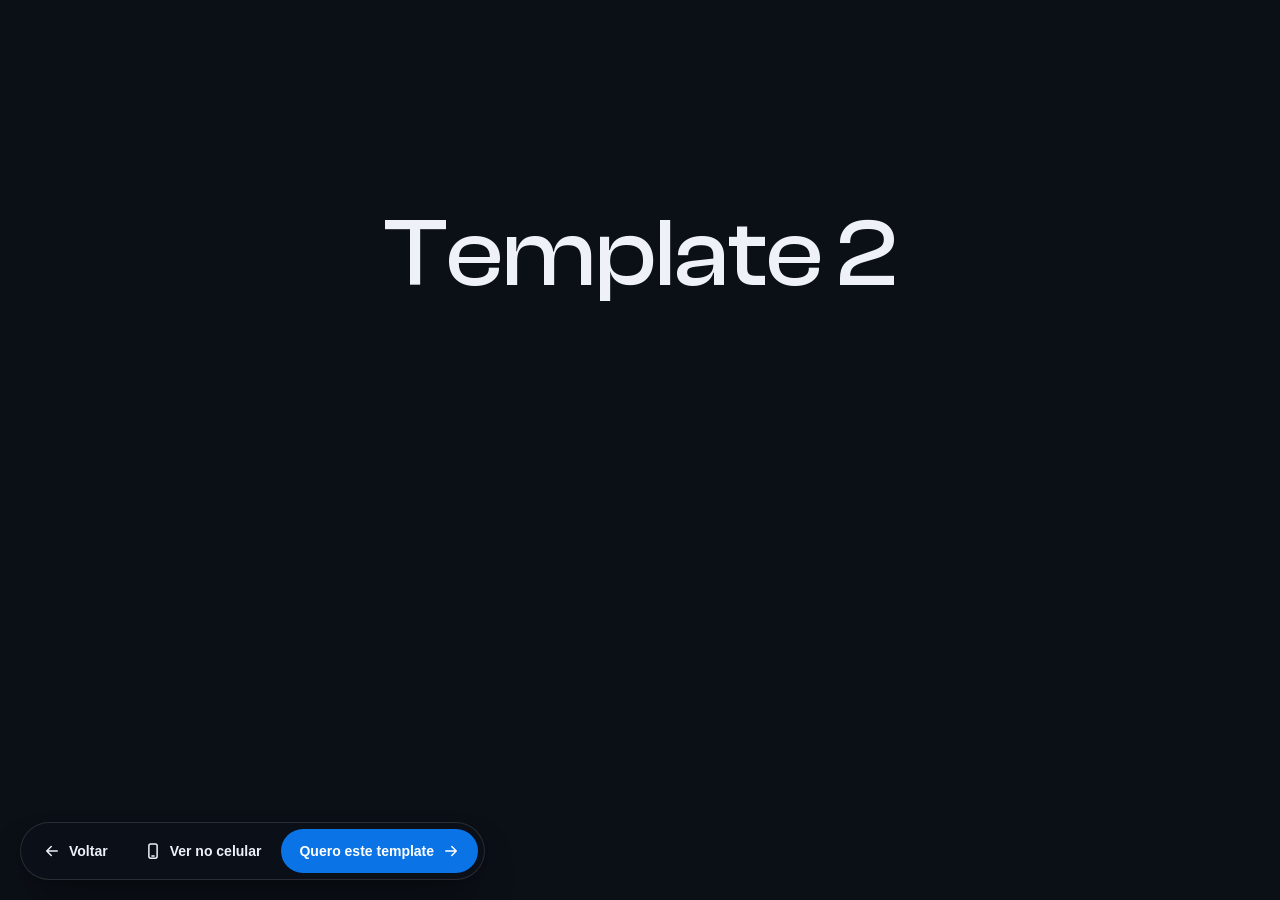
<file: templates/template-2/index.html>
<!DOCTYPE html>
<html lang="pt-br">

<head>
  <meta charset="UTF-8">
  <meta name="viewport" content="width=device-width, initial-scale=1.0">
  <title>Template 2 | Stutz Web</title>
  <!-- Demonstração provisória: fica fora do Google até o template de verdade entrar aqui -->
  <meta name="robots" content="noindex">
  <link rel="icon" href="/favicon.ico" sizes="32x32">
  <link rel="icon" href="/favicon.svg" type="image/svg+xml">
  <style>
    @font-face { font-family: "Clash Display"; src: url("/assets/fonts/ClashDisplay-Medium.ttf") format("truetype"); font-weight: 500; font-display: swap; }
    html, body { margin: 0; height: 100%; }
    body { display: grid; place-items: center; background: #0b0f16; color: #eef2f8; font-family: "Clash Display", system-ui, sans-serif; }
    h1 { margin: 0; font-weight: 500; font-size: clamp(2.5rem, 8vw, 6rem); letter-spacing: -0.01em; }
  </style>
</head>

<body>
  <main><h1>Template 2</h1></main>
  <script src="/templates/demo.js" defer></script>
</body>

</html>
</file>
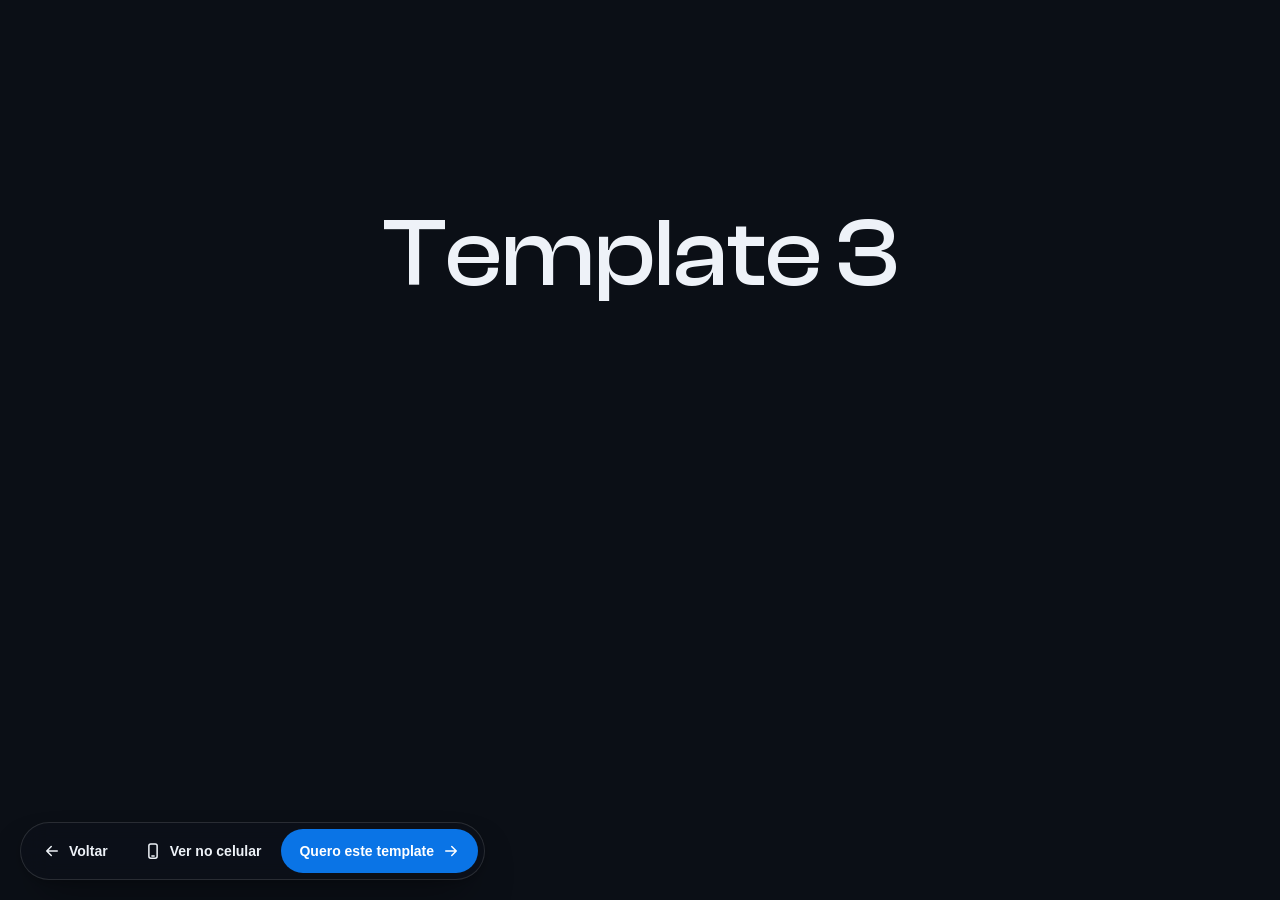
<file: templates/template-3/index.html>
<!DOCTYPE html>
<html lang="pt-br">

<head>
  <meta charset="UTF-8">
  <meta name="viewport" content="width=device-width, initial-scale=1.0">
  <title>Template 3 | Stutz Web</title>
  <!-- Demonstração provisória: fica fora do Google até o template de verdade entrar aqui -->
  <meta name="robots" content="noindex">
  <link rel="icon" href="/favicon.ico" sizes="32x32">
  <link rel="icon" href="/favicon.svg" type="image/svg+xml">
  <style>
    @font-face { font-family: "Clash Display"; src: url("/assets/fonts/ClashDisplay-Medium.ttf") format("truetype"); font-weight: 500; font-display: swap; }
    html, body { margin: 0; height: 100%; }
    body { display: grid; place-items: center; background: #0b0f16; color: #eef2f8; font-family: "Clash Display", system-ui, sans-serif; }
    h1 { margin: 0; font-weight: 500; font-size: clamp(2.5rem, 8vw, 6rem); letter-spacing: -0.01em; }
  </style>
</head>

<body>
  <main><h1>Template 3</h1></main>
  <script src="/templates/demo.js" defer></script>
</body>

</html>
</file>
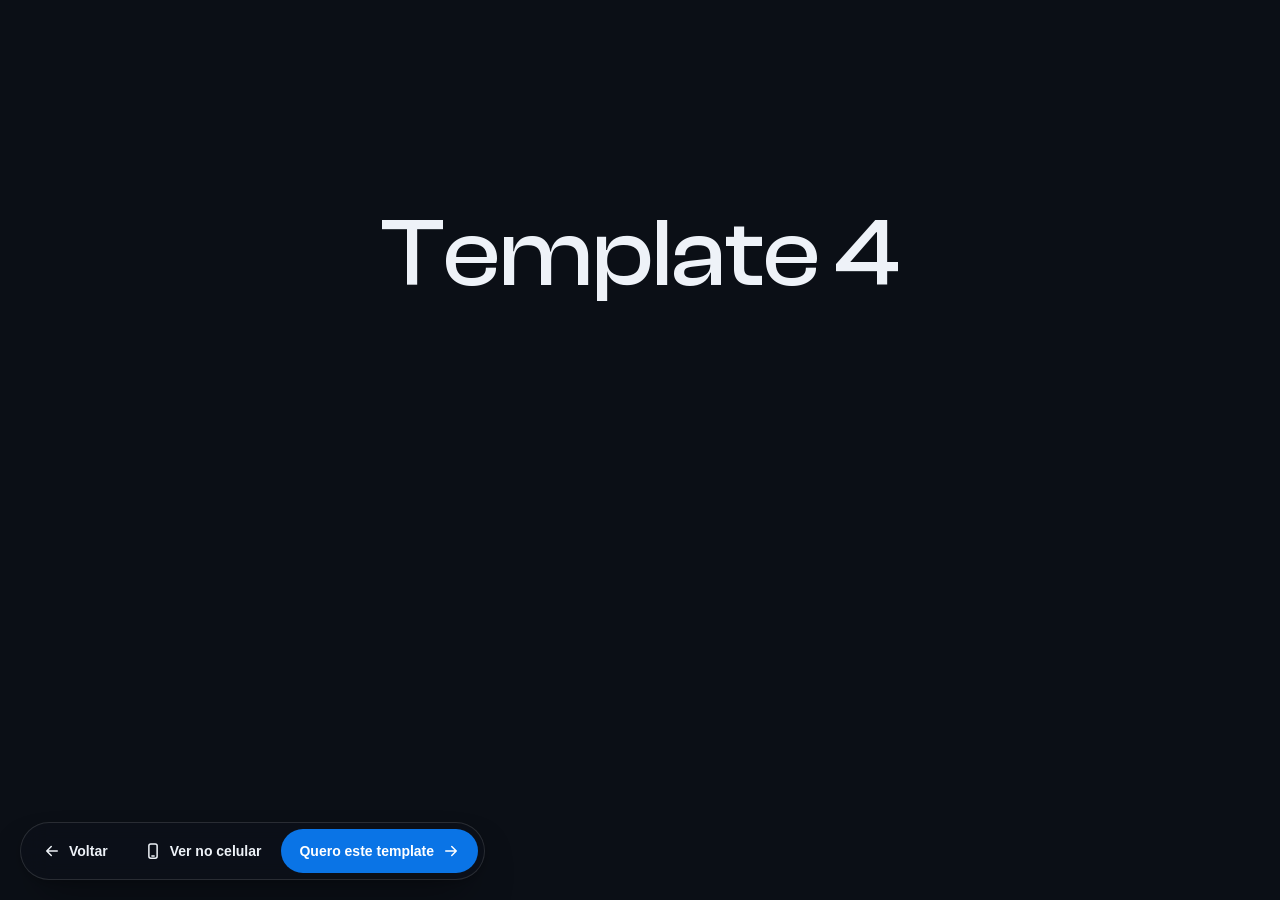
<file: templates/template-4/index.html>
<!DOCTYPE html>
<html lang="pt-br">

<head>
  <meta charset="UTF-8">
  <meta name="viewport" content="width=device-width, initial-scale=1.0">
  <title>Template 4 | Stutz Web</title>
  <!-- Demonstração provisória: fica fora do Google até o template de verdade entrar aqui -->
  <meta name="robots" content="noindex">
  <link rel="icon" href="/favicon.ico" sizes="32x32">
  <link rel="icon" href="/favicon.svg" type="image/svg+xml">
  <style>
    @font-face { font-family: "Clash Display"; src: url("/assets/fonts/ClashDisplay-Medium.ttf") format("truetype"); font-weight: 500; font-display: swap; }
    html, body { margin: 0; height: 100%; }
    body { display: grid; place-items: center; background: #0b0f16; color: #eef2f8; font-family: "Clash Display", system-ui, sans-serif; }
    h1 { margin: 0; font-weight: 500; font-size: clamp(2.5rem, 8vw, 6rem); letter-spacing: -0.01em; }
  </style>
</head>

<body>
  <main><h1>Template 4</h1></main>
  <script src="/templates/demo.js" defer></script>
</body>

</html>
</file>
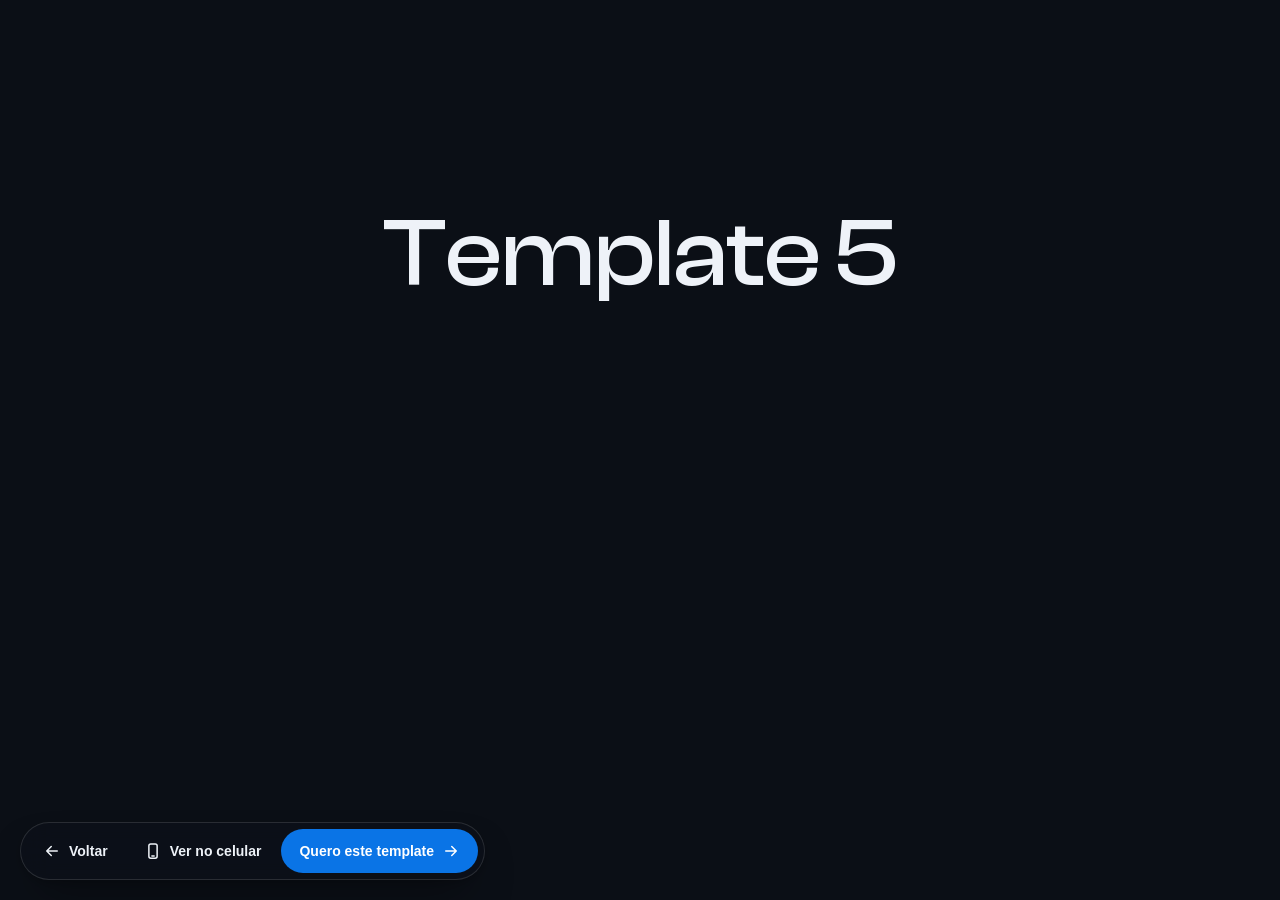
<file: templates/template-5/index.html>
<!DOCTYPE html>
<html lang="pt-br">

<head>
  <meta charset="UTF-8">
  <meta name="viewport" content="width=device-width, initial-scale=1.0">
  <title>Template 5 | Stutz Web</title>
  <!-- Demonstração provisória: fica fora do Google até o template de verdade entrar aqui -->
  <meta name="robots" content="noindex">
  <link rel="icon" href="/favicon.ico" sizes="32x32">
  <link rel="icon" href="/favicon.svg" type="image/svg+xml">
  <style>
    @font-face { font-family: "Clash Display"; src: url("/assets/fonts/ClashDisplay-Medium.ttf") format("truetype"); font-weight: 500; font-display: swap; }
    html, body { margin: 0; height: 100%; }
    body { display: grid; place-items: center; background: #0b0f16; color: #eef2f8; font-family: "Clash Display", system-ui, sans-serif; }
    h1 { margin: 0; font-weight: 500; font-size: clamp(2.5rem, 8vw, 6rem); letter-spacing: -0.01em; }
  </style>
</head>

<body>
  <main><h1>Template 5</h1></main>
  <script src="/templates/demo.js" defer></script>
</body>

</html>
</file>
<file: templates/template-1/assets/vendor/lenis.css>
html.lenis,html.lenis body{height:auto}.lenis:not(.lenis-autoToggle).lenis-stopped{overflow:clip}.lenis.lenis-smooth [data-lenis-prevent]{overscroll-behavior:contain}.lenis.lenis-smooth iframe{pointer-events:none}.lenis.lenis-autoToggle{transition-property:overflow;transition-duration:1ms;transition-behavior:allow-discrete}
</file>
<file: templates/template-1/assets/css/style.css>
/* =========================================================================
   Helena Ribas — Arquitetura de interiores
   Layout fluido: 1rem ≈ 10.9px numa tela de 1920px (escala proporcional).
   ========================================================================= */

/* ---------- Fontes (Manrope, self-hosted) ---------- */
@font-face { font-family: "Manrope"; font-style: normal; font-weight: 300; font-display: swap; src: url("../fonts/manrope-latin-300-normal.woff2") format("woff2"); unicode-range: U+0000-00FF, U+0131, U+0152-0153, U+02BB-02BC, U+02C6, U+02DA, U+02DC, U+0304, U+0308, U+0329, U+2000-206F, U+20AC, U+2122, U+2191, U+2193, U+2212, U+2215, U+FEFF, U+FFFD; }
@font-face { font-family: "Manrope"; font-style: normal; font-weight: 400; font-display: swap; src: url("../fonts/manrope-latin-400-normal.woff2") format("woff2"); unicode-range: U+0000-00FF, U+0131, U+0152-0153, U+02BB-02BC, U+02C6, U+02DA, U+02DC, U+0304, U+0308, U+0329, U+2000-206F, U+20AC, U+2122, U+2191, U+2193, U+2212, U+2215, U+FEFF, U+FFFD; }
@font-face { font-family: "Manrope"; font-style: normal; font-weight: 500; font-display: swap; src: url("../fonts/manrope-latin-500-normal.woff2") format("woff2"); unicode-range: U+0000-00FF, U+0131, U+0152-0153, U+02BB-02BC, U+02C6, U+02DA, U+02DC, U+0304, U+0308, U+0329, U+2000-206F, U+20AC, U+2122, U+2191, U+2193, U+2212, U+2215, U+FEFF, U+FFFD; }
@font-face { font-family: "Manrope"; font-style: normal; font-weight: 600; font-display: swap; src: url("../fonts/manrope-latin-600-normal.woff2") format("woff2"); unicode-range: U+0000-00FF, U+0131, U+0152-0153, U+02BB-02BC, U+02C6, U+02DA, U+02DC, U+0304, U+0308, U+0329, U+2000-206F, U+20AC, U+2122, U+2191, U+2193, U+2212, U+2215, U+FEFF, U+FFFD; }
@font-face { font-family: "Manrope"; font-style: normal; font-weight: 700; font-display: swap; src: url("../fonts/manrope-latin-700-normal.woff2") format("woff2"); unicode-range: U+0000-00FF, U+0131, U+0152-0153, U+02BB-02BC, U+02C6, U+02DA, U+02DC, U+0304, U+0308, U+0329, U+2000-206F, U+20AC, U+2122, U+2191, U+2193, U+2212, U+2215, U+FEFF, U+FFFD; }
@font-face { font-family: "Manrope"; font-style: normal; font-weight: 300; font-display: swap; src: url("../fonts/manrope-latin-ext-300-normal.woff2") format("woff2"); unicode-range: U+0100-02BA, U+02BD-02C5, U+02C7-02CC, U+02CE-02D7, U+02DD-02FF, U+0304, U+0308, U+0329, U+1D00-1DBF, U+1E00-1E9F, U+1EF2-1EFF, U+2020, U+20A0-20AB, U+20AD-20C0, U+2113, U+2C60-2C7F, U+A720-A7FF; }
@font-face { font-family: "Manrope"; font-style: normal; font-weight: 400; font-display: swap; src: url("../fonts/manrope-latin-ext-400-normal.woff2") format("woff2"); unicode-range: U+0100-02BA, U+02BD-02C5, U+02C7-02CC, U+02CE-02D7, U+02DD-02FF, U+0304, U+0308, U+0329, U+1D00-1DBF, U+1E00-1E9F, U+1EF2-1EFF, U+2020, U+20A0-20AB, U+20AD-20C0, U+2113, U+2C60-2C7F, U+A720-A7FF; }
@font-face { font-family: "Manrope"; font-style: normal; font-weight: 500; font-display: swap; src: url("../fonts/manrope-latin-ext-500-normal.woff2") format("woff2"); unicode-range: U+0100-02BA, U+02BD-02C5, U+02C7-02CC, U+02CE-02D7, U+02DD-02FF, U+0304, U+0308, U+0329, U+1D00-1DBF, U+1E00-1E9F, U+1EF2-1EFF, U+2020, U+20A0-20AB, U+20AD-20C0, U+2113, U+2C60-2C7F, U+A720-A7FF; }
@font-face { font-family: "Manrope"; font-style: normal; font-weight: 600; font-display: swap; src: url("../fonts/manrope-latin-ext-600-normal.woff2") format("woff2"); unicode-range: U+0100-02BA, U+02BD-02C5, U+02C7-02CC, U+02CE-02D7, U+02DD-02FF, U+0304, U+0308, U+0329, U+1D00-1DBF, U+1E00-1E9F, U+1EF2-1EFF, U+2020, U+20A0-20AB, U+20AD-20C0, U+2113, U+2C60-2C7F, U+A720-A7FF; }
@font-face { font-family: "Manrope"; font-style: normal; font-weight: 700; font-display: swap; src: url("../fonts/manrope-latin-ext-700-normal.woff2") format("woff2"); unicode-range: U+0100-02BA, U+02BD-02C5, U+02C7-02CC, U+02CE-02D7, U+02DD-02FF, U+0304, U+0308, U+0329, U+1D00-1DBF, U+1E00-1E9F, U+1EF2-1EFF, U+2020, U+20A0-20AB, U+20AD-20C0, U+2113, U+2C60-2C7F, U+A720-A7FF; }

/* ---------- Tokens ---------- */
:root {
  --bg: #ffffff;
  --hero: #e6e5e8;
  --card: #f0f1f4;
  --card-2: #ebecef;
  --surface: #f5f6f8;
  --ink: #121318;
  --ink-2: #2b2d34;
  --muted: #9a9ca4;
  --text: #747782;
  --line: rgba(18, 19, 24, .08);
  --blue: #9a6a44;
  --blue-num: #a0714a;
  --blue-soft: #c9a27c;
  --dark: #0d0e13;
  --dark-text: #8d90a0;

  /* Cards ocupam a tela toda, com a mesma folga lateral do topo (antes: máx. 157rem, sobrava branco nas laterais) */
  --gutter: 1.6rem;
  --frame-w: calc(100% - 2 * var(--gutter));
  --container: min(136rem, calc(100% - 12rem));
  --radius: 3.2rem;
  --ease-out: cubic-bezier(.22, 1, .36, 1);
}

/* ---------- Reset ---------- */
*, *::before, *::after { box-sizing: border-box; }
html {
  /* 1rem ≈ 10.9px numa tela de 1920px; continua crescendo até telas de ~2460px */
  font-size: clamp(7px, calc(100vw / 176), 14px);
  -webkit-text-size-adjust: 100%;
  background: var(--bg);
}
body {
  margin: 0;
  font-family: "Manrope", system-ui, -apple-system, "Segoe UI", sans-serif;
  font-size: max(15px, 1.6rem);
  line-height: 1.5;
  color: var(--ink);
  background: var(--bg);
  -webkit-font-smoothing: antialiased;
  -moz-osx-font-smoothing: grayscale;
  overflow-x: clip;
}
img { display: block; max-width: 100%; }
a { color: inherit; text-decoration: none; }
button { font: inherit; color: inherit; background: none; border: 0; padding: 0; cursor: pointer; }
h1, h2, h3, h4, p, ul, ol, figure, blockquote { margin: 0; padding: 0; }
ul, ol { list-style: none; }
.ico { width: 1em; height: 1em; flex: none; display: block; }
::selection { background: #ecdfcf; color: var(--ink); }
:focus-visible { outline: 2px solid var(--blue); outline-offset: 3px; border-radius: 8px; }

/* ---------- Estruturas ---------- */
.frame {
  position: relative;
  width: var(--frame-w);
  margin: 1.8rem auto 0;
  border-radius: var(--radius);
  background: var(--card);
  overflow: hidden;
  isolation: isolate;
}
.frame:first-of-type { margin-top: 1.6rem; }
.container { width: var(--container); margin: 0 auto; position: relative; }

/* Linhas de título com máscara (reveal) */
.line { display: block; overflow: hidden; padding-bottom: .08em; margin-bottom: -.08em; }
.line__in { display: block; will-change: transform; }
.muted { color: var(--muted); }
.muted-grad {
  background: linear-gradient(180deg, #9d9ea5 0%, #7f8088 100%);
  -webkit-background-clip: text; background-clip: text; color: transparent;
}

/* Tipografia */
.h2 {
  font-size: max(30px, 5.6rem);
  line-height: 1.04;
  font-weight: 500;
  letter-spacing: -.04em;
  margin-top: 2.2rem;
}
.lead {
  font-size: max(14.5px, 1.6rem);
  line-height: 1.6;
  color: var(--text);
}
.kicker {
  display: inline-flex; align-items: center; gap: .8rem;
  font-size: max(10px, 1.05rem);
  letter-spacing: .16em;
  text-transform: uppercase;
  font-weight: 600;
  color: #9a9ca6;
}

/* Tag (pílula com ponto azul) */
.tag {
  display: inline-flex; align-items: center; gap: .7rem;
  height: max(24px, 2.6rem);
  padding: 0 1.2rem;
  border-radius: 999px;
  background: #fff;
  border: 1px solid rgba(18, 19, 24, .06);
  box-shadow: 0 1px 2px rgba(18, 19, 24, .04);
  font-size: max(11px, 1.15rem);
  font-weight: 600;
  color: var(--ink-2);
  letter-spacing: -.005em;
}
.tag i { width: .6rem; height: .6rem; min-width: 5px; min-height: 5px; border-radius: 50%; background: var(--blue); box-shadow: 0 0 0 3px rgba(154, 106, 68, .15); }
.tag--glass { background: rgba(255, 255, 255, .55); backdrop-filter: blur(10px); -webkit-backdrop-filter: blur(10px); border-color: rgba(255, 255, 255, .7); }
.tag--dark { background: rgba(255, 255, 255, .05); border-color: rgba(255, 255, 255, .08); color: #b9bccb; box-shadow: none; }

/* ---------- Botões ---------- */
.btn {
  --h: max(46px, 5.4rem);
  position: relative;
  display: inline-flex; align-items: center; gap: 1.4rem;
  height: var(--h);
  padding: 0 calc(var(--h) * .1) 0 max(18px, 2.4rem);
  border-radius: 999px;
  font-size: max(13.5px, 1.45rem);
  font-weight: 600;
  letter-spacing: -.01em;
  white-space: nowrap;
  transition: transform .5s var(--ease-out), box-shadow .5s var(--ease-out), background-color .3s;
}
.btn__icon {
  width: calc(var(--h) * .78); height: calc(var(--h) * .78);
  display: grid; place-items: center;
  border-radius: 50%;
  font-size: max(14px, 1.6rem);
  overflow: hidden;
  position: relative;
}
.btn__icon .ico { transition: transform .5s var(--ease-out); }
.btn:hover { transform: translateY(-2px); }
.btn:hover .btn__icon .ico { animation: arrow-loop .6s var(--ease-out); }
@keyframes arrow-loop {
  0% { transform: translateX(0); }
  45% { transform: translateX(140%); }
  46% { transform: translateX(-140%); }
  100% { transform: translateX(0); }
}
.btn--sm { --h: max(40px, 4.4rem); font-size: max(12.5px, 1.3rem); gap: 1.1rem; }
.btn--blue {
  color: #fff;
  background: linear-gradient(180deg, #cfa985 0%, #ad7d53 55%, #a2724a 100%);
  box-shadow: 0 1.2rem 2.8rem -1rem rgba(154, 106, 68, .65), inset 0 1px 0 rgba(255, 255, 255, .4), inset 0 -1px 0 rgba(70, 45, 25, .15);
}
.btn--blue .btn__icon { background: rgba(255, 255, 255, .22); }
.btn--blue:hover { box-shadow: 0 1.6rem 3.4rem -1rem rgba(154, 106, 68, .8), inset 0 1px 0 rgba(255, 255, 255, .4); }
.btn--dark { color: #fff; background: #121318; box-shadow: 0 1rem 2.4rem -1.2rem rgba(18, 19, 24, .6); }
.btn--dark .btn__icon { background: linear-gradient(180deg, #cda781, #a2724a); }

.chip-btn {
  display: inline-flex; align-items: center; gap: .8rem;
  height: max(36px, 4rem);
  padding: 0 1.8rem;
  border-radius: 999px;
  background: rgba(255, 255, 255, .7);
  border: 1px solid rgba(255, 255, 255, .8);
  font-size: max(12.5px, 1.3rem); font-weight: 600;
  transition: background .3s;
}
.chip-btn .ico { font-size: 1.2rem; transition: transform .4s var(--ease-out); }
.chip-btn:hover { background: #fff; }
.chip-btn:hover .ico { transform: rotate(90deg); }
.round-btn {
  width: max(38px, 4.6rem); height: max(38px, 4.6rem);
  display: grid; place-items: center;
  border-radius: 50%;
  color: #fff;
  font-size: max(15px, 1.8rem);
  background: linear-gradient(180deg, #cfa985, #a2724a);
  box-shadow: 0 .8rem 2rem -.6rem rgba(154, 106, 68, .7), inset 0 1px 0 rgba(255, 255, 255, .4);
  transition: transform .4s var(--ease-out);
}
.round-btn:hover { transform: scale(1.06); }
.arrow-btn {
  width: max(38px, 5.2rem); height: max(30px, 3.4rem);
  display: grid; place-items: center;
  border-radius: 999px;
  color: #fff;
  font-size: max(13px, 1.5rem);
  background: linear-gradient(180deg, #cfa985, #a2724a);
  box-shadow: 0 .8rem 2rem -.8rem rgba(154, 106, 68, .7), inset 0 1px 0 rgba(255, 255, 255, .35);
  transition: transform .4s var(--ease-out), opacity .3s, filter .3s;
}
.arrow-btn:hover { transform: scale(1.06); }
.arrow-btn:disabled { opacity: .35; cursor: default; transform: none; filter: saturate(.6); }
.link-under {
  display: inline-flex; align-items: center; gap: .9rem;
  font-size: max(13.5px, 1.4rem); font-weight: 600;
  padding: .4rem 0;
  background: linear-gradient(currentColor, currentColor) 0 100% / 100% 1px no-repeat;
  transition: background-size .5s var(--ease-out);
}
.link-under .ico { font-size: 1.3rem; color: var(--muted); }
.link-under:hover { background-size: 0 1px; background-position: 100% 100%; }

/* =========================================================================
   HEADER FLUTUANTE
   ========================================================================= */
.nav-pill {
  position: fixed; z-index: 60;
  top: 1.4rem; left: 0; right: 0;
  width: max-content; margin-inline: auto;
  display: flex; align-items: center; gap: 3.4rem;
  padding: .6rem .6rem .6rem 2rem;
  border-radius: 999px;
  background: rgba(255, 255, 255, .78);
  backdrop-filter: blur(18px) saturate(1.4);
  -webkit-backdrop-filter: blur(18px) saturate(1.4);
  border: 1px solid rgba(18, 19, 24, .06);
  box-shadow: 0 1.2rem 3.2rem -1.6rem rgba(55, 40, 26, .35);
  transform: translateY(-160%);
  will-change: transform;
}
.nav-pill__brand { display: flex; align-items: center; gap: .8rem; font-weight: 700; font-size: max(13px, 1.35rem); letter-spacing: -.01em; }
.nav-pill__brand .ico { color: var(--blue); font-size: max(16px, 1.8rem); }
.nav-pill__links { display: flex; gap: 2.4rem; }
.nav-pill__links a { font-size: max(12.5px, 1.25rem); font-weight: 500; color: #4b4e57; transition: color .25s; }
.nav-pill__links a:hover { color: var(--blue); }

/* =========================================================================
   HERO
   ========================================================================= */
.hero {
  height: 88vh;
  min-height: 62rem;
  max-height: calc(100svh - 3.2rem);
  background: linear-gradient(90deg, #e8e8ea 0%, #e4e6e6 45%, #d9e0dd 100%);
}
.hero__media {
  position: absolute; z-index: 0;
  top: 0; right: 0; bottom: 0;
  width: 53.5%;
  -webkit-mask-image: linear-gradient(90deg, transparent 0%, #000 22%);
  mask-image: linear-gradient(90deg, transparent 0%, #000 22%);
}
/* a foto começa um pouco abaixo do topo (respiro acima da cabeça) e se funde ao fundo */
.hero__media img {
  position: absolute; left: 0; bottom: 0;
  width: 100%; height: 93%;
  object-fit: cover; object-position: 50% 100%;
  -webkit-mask-image: linear-gradient(180deg, transparent 0%, #000 16%);
  mask-image: linear-gradient(180deg, transparent 0%, #000 16%);
}
.hero__nav {
  position: absolute; z-index: 5; inset: 0 0 auto 0;
  display: flex; align-items: center; justify-content: space-between;
  padding: 2.2rem 1.8rem 0 5.2rem;
}
.brand { display: flex; align-items: center; gap: .9rem; font-weight: 700; font-size: max(13px, 1.4rem); letter-spacing: -.01em; }
.brand .ico { color: var(--blue); font-size: max(16px, 1.9rem); }
.hero__links { position: absolute; left: 50%; transform: translateX(-50%); display: flex; gap: 3.4rem; }
.hero__links a { font-size: max(12.5px, 1.3rem); font-weight: 500; color: #4b4e57; position: relative; }
.hero__links a::after { content: ""; position: absolute; left: 0; right: 0; bottom: -.4rem; height: 1px; background: currentColor; transform: scaleX(0); transform-origin: right; transition: transform .45s var(--ease-out); }
.hero__links a:hover::after { transform: scaleX(1); transform-origin: left; }
.hero__actions { display: flex; align-items: center; gap: .8rem; }

.hero__content {
  position: absolute; z-index: 3;
  left: 5.6rem; top: 17.6rem; bottom: 6.6rem;
  width: 52rem;
  display: flex; flex-direction: column; align-items: flex-start;
}
.hero__title {
  margin-top: 3.2rem;
  font-size: max(46px, 8.8rem);
  line-height: .98;
  font-weight: 500;
  letter-spacing: -.045em;
}
.hero__lead { margin-top: 2.6rem; max-width: 48rem; font-size: max(14.5px, 1.75rem); line-height: 1.6; color: #6c6f78; }
.hero__ctas { margin-top: 3.4rem; display: flex; align-items: center; gap: 2.6rem; }
.hero__stats { margin-top: auto; display: flex; gap: 8rem; }
.stat strong { display: block; font-size: max(28px, 4rem); font-weight: 500; letter-spacing: -.03em; line-height: 1; color: var(--blue-num); font-variant-numeric: tabular-nums; }
.stat > span { display: block; margin-top: .9rem; font-size: max(11px, 1.15rem); color: #8a8d96; }

.float-badge {
  position: absolute; z-index: 4;
  display: flex; align-items: center; gap: 1rem;
  padding: .9rem 1.6rem .9rem .9rem;
  border-radius: 1.6rem;
  background: rgba(255, 255, 255, .6);
  backdrop-filter: blur(14px);
  -webkit-backdrop-filter: blur(14px);
  border: 1px solid rgba(255, 255, 255, .8);
  box-shadow: 0 1.4rem 3rem -1.6rem rgba(66, 48, 32, .3);
  font-size: max(10.5px, 1.1rem); font-weight: 600; line-height: 1.3; color: #3a3d46;
}
.float-badge__ico { width: 3rem; height: 3rem; min-width: 26px; min-height: 26px; display: grid; place-items: center; border-radius: 50%; background: #fff; color: var(--blue); font-size: max(12px, 1.4rem); }
.float-badge--a { left: 84.2%; top: 37%; }
.float-badge--b { left: 50.5%; top: 76.5%; }

/* =========================================================================
   CASOS — leque 3D
   ========================================================================= */
.cases { padding: 12.4rem 0 10.6rem; text-align: center; }
.section-head--center { display: flex; flex-direction: column; align-items: center; }
.fan-nav { margin-top: 3rem; display: flex; align-items: center; gap: 2.2rem; }
.fan-nav__count { font-size: max(11px, 1.15rem); color: #a0a2aa; font-variant-numeric: tabular-nums; letter-spacing: .04em; }
.fan-nav__count b { color: var(--ink); font-weight: 600; }

.fan {
  --card-w: 37rem;
  --card-h: 46.5rem;
  position: relative;
  height: calc(var(--card-h) + 12rem);
  margin-top: 5.6rem;
  perspective: 180rem;
}
.fan-card {
  position: absolute; left: 50%; top: 0;
  width: var(--card-w); height: var(--card-h);
  margin-left: calc(var(--card-w) / -2);
  border-radius: 2.4rem;
  overflow: hidden;
  background: #dfe2ea;
  box-shadow: 0 3rem 6rem -3rem rgba(58, 42, 28, .45), 0 0 0 1px rgba(255, 255, 255, .5) inset;
  transform-origin: 50% 120%;
  will-change: transform;
  cursor: pointer;
  text-align: left;
}
.fan-card img { width: 100%; height: 100%; object-fit: cover; transform: scale(1.04); transition: transform 1.2s var(--ease-out); }
.fan-card:hover img { transform: scale(1.1); }
.fan-card__label {
  position: absolute; left: 1.4rem; top: 1.4rem; right: 6.6rem;
  padding: 1.4rem 1.6rem;
  border-radius: 1.4rem;
  background: rgba(40, 40, 46, .42);
  backdrop-filter: blur(12px);
  -webkit-backdrop-filter: blur(12px);
  color: #fff;
}
.fan-card__label strong { display: block; font-size: max(13px, 1.55rem); font-weight: 600; letter-spacing: -.01em; }
.fan-card__label span { display: block; margin-top: .4rem; font-size: max(10.5px, 1.1rem); color: rgba(255, 255, 255, .72); }
.fan-card__go {
  position: absolute; right: 1.4rem; top: 1.4rem;
  width: 4.2rem; height: 4.2rem; min-width: 32px; min-height: 32px;
  display: grid; place-items: center;
  border-radius: 50%;
  background: #fff;
  color: var(--ink);
  font-size: max(13px, 1.5rem);
  transition: transform .4s var(--ease-out);
}
.fan-card__go:hover { transform: rotate(45deg); }
.fan-card__haze { position: absolute; inset: 0; background: linear-gradient(180deg, rgba(240, 241, 244, .2), rgba(240, 241, 244, .75)); opacity: 0; pointer-events: none; }

.cases__cta { margin-top: 2rem; display: flex; align-items: center; justify-content: center; gap: 2.2rem; }
.cases__cta p { font-size: max(13px, 1.4rem); color: var(--muted); }
.cases__cta p b { color: var(--ink); font-weight: 600; }

/* =========================================================================
   SERVIÇOS — cena fixada (pin)
   ========================================================================= */
.services {
  position: relative;
  height: 100vh; min-height: 60rem;
  overflow: hidden;
  background: #f3ede5;
}

/* o quarto: casca em perspectiva (teto, paredes, piso) esticada na seção inteira.
   Os móveis usam --u (1% da largura, limitado pela altura) para não distorcer */
.room { position: absolute; inset: 0; z-index: 1; --u: min(1vw, 1.9vh); }
.room > * { position: absolute; display: block; }
.room__shell { left: 0; top: 0; width: 100%; height: 100%; }
.room__dim { inset: 0; background: linear-gradient(180deg, rgba(80, 60, 40, .12), rgba(80, 60, 40, .05)); pointer-events: none; }
.room__warm {
  inset: 0; opacity: 0; pointer-events: none;
  background: radial-gradient(62% 80% at 50% 38%, rgba(255, 193, 105, .55), rgba(255, 206, 140, .26) 48%, rgba(255, 214, 160, .06) 80%);
}
.room__art    { left: 37%; top: 29%; width: calc(var(--u) * 11); margin-left: calc(var(--u) * -5.5); height: auto; filter: drop-shadow(0 1rem 1.6rem rgba(78, 58, 38, .14)); }
.room__window { left: 63%; top: 27%; width: calc(var(--u) * 7); margin-left: calc(var(--u) * -3.5); height: auto; }
.room__rug    { left: 50%; bottom: 7%; width: calc(var(--u) * 48); margin-left: calc(var(--u) * -24); height: 13%; }
.room__plant  { left: 50%; bottom: 25%; width: calc(var(--u) * 5.4); margin-left: calc(var(--u) * -21.5); height: auto; }
.room__table  { left: 50%; bottom: 25.5%; width: calc(var(--u) * 4.6); margin-left: calc(var(--u) * 16.4); height: auto; }
.room__sofa   { left: 50%; bottom: 24%; width: calc(var(--u) * 31); margin-left: calc(var(--u) * -15.5); height: auto; filter: drop-shadow(0 2rem 2.4rem rgba(85, 60, 38, .18)); }
.room__lamp {
  left: 50%; top: 23%;
  width: calc(var(--u) * 15); margin-left: calc(var(--u) * -7.5); height: auto;
  overflow: visible;
  transform-origin: 50% -120%; /* balança a partir do fio, lá no teto */
  filter: drop-shadow(0 2rem 2.4rem rgba(120, 82, 50, .3));
  will-change: transform;
  z-index: 2;
}
.room__flash {
  left: 50%; top: calc(23% + var(--u) * 4);
  width: 44rem; height: 44rem; margin: -22rem 0 0 -22rem;
  border-radius: 50%; opacity: 0; pointer-events: none;
  background: radial-gradient(closest-side, rgba(255, 214, 150, .6), rgba(255, 196, 120, .2) 50%, transparent 75%);
}

/* textos dentro do quarto */
.services__scene { position: absolute; inset: 0; z-index: 3; pointer-events: none; }
.services__scene > * { pointer-events: auto; }
.services__head { position: absolute; left: 5%; top: max(7%, 5rem); width: 60rem; }
.services__head .lead { margin-top: 2.4rem; max-width: 46rem; }

.tech {
  position: absolute; width: 27rem;
  padding: 2rem 2.2rem;
  border-radius: 2rem;
  background: rgba(255, 255, 255, .45);
  border: 1px solid rgba(255, 255, 255, .75);
  box-shadow: 0 1.6rem 4rem rgba(80, 60, 40, .08);
  -webkit-backdrop-filter: blur(8px); backdrop-filter: blur(8px);
  transition: background .6s, box-shadow .6s, border-color .6s;
}
/* cards fora de foco ficam mais apagados */
.tech > * { transition: opacity .5s; }
.tech:not(.is-active) > * { opacity: .55; }
.tech h3 { display: flex; align-items: center; gap: 1rem; font-size: max(14px, 1.7rem); font-weight: 600; letter-spacing: -.015em; color: #9a9da8; transition: color .5s; }
.tech p { margin-top: .9rem; font-size: max(12px, 1.3rem); line-height: 1.55; color: var(--muted); transition: color .5s; }
.tech a { margin-top: 1.4rem; display: inline-flex; align-items: center; gap: .6rem; font-size: max(12px, 1.25rem); font-weight: 700; color: var(--blue); }
.tech a .ico { font-size: 1rem; width: 1.8rem; height: 1.8rem; padding: .4rem; border-radius: 50%; background: rgba(154, 106, 68, .1); transition: transform .4s var(--ease-out); }
.tech a:hover .ico { transform: rotate(90deg); }
.tech__dot { position: relative; width: 1.4rem; height: 1.4rem; min-width: 11px; min-height: 11px; border-radius: 50%; border: 1.5px solid #c9ccd6; background: #fff; flex: none; transition: border-color .4s, background .4s, box-shadow .4s; }
/* card ativo: opacidade cheia */
.tech.is-active {
  background: rgba(255, 255, 255, .9);
  border-color: rgba(255, 255, 255, .95);
  box-shadow: 0 1.6rem 4rem rgba(80, 60, 40, .1);
}
/* card em destaque: sai da parede em 3D (transformação no JS) */
.tech.is-focus {
  z-index: 4;
  background: #fff;
  box-shadow: 0 0 0 1px rgba(154, 106, 68, .12), 0 3.2rem 7rem rgba(75, 55, 35, .24);
}
.tech.is-active h3 { color: var(--ink); }
.tech.is-active p { color: var(--text); }
.tech.is-active .tech__dot { border-color: var(--blue); background: radial-gradient(circle, #fff 0 22%, var(--blue) 26%); box-shadow: 0 0 0 .5rem rgba(154, 106, 68, .14); }
/* cards nas paredes: esquerda (obra e projeto completo) e direita (3D e marcenaria) */
.tech--complete { left: 5%; top: max(44%, 34rem); }
.tech--site     { left: 7.5%; top: 69%; }
.tech--3d       { right: 5%; top: 21%; }
.tech--wood     { right: 7.5%; top: 45%; }

.services__cta { position: absolute; right: 6.5%; top: 73%; z-index: 3; }
.services__cta p { font-size: max(12px, 1.3rem); color: var(--text); line-height: 1.5; }
.services__cta p b { color: var(--ink); font-weight: 600; }
.services__cta .btn { margin-top: 1.4rem; }

/* =========================================================================
   PROJETO COMPLETO
   ========================================================================= */
.complete { padding-top: 12.6rem; background: linear-gradient(180deg, #edeef1 0%, #eff0f3 60%, #f1f2f5 100%); }
.split-head { display: grid; grid-template-columns: 81.5rem 1fr; align-items: start; }
.split-head .lead { margin-top: 6.8rem; max-width: 37rem; }
.complete__body { display: grid; grid-template-columns: 81.5rem 1fr; margin-top: 4rem; }
.complete__visual { position: relative; width: 58rem; margin-left: 9rem; text-align: center; }
.complete__visual img {
  position: relative; width: 100%;
  aspect-ratio: 1400 / 1040; object-fit: cover;
  border-radius: 2.4rem;
  box-shadow: 0 3rem 6rem -3.6rem rgba(58, 42, 28, .45), 0 0 0 1px rgba(255, 255, 255, .6) inset;
}
.complete__glow { position: absolute; left: 50%; top: 66%; width: 60rem; height: 26rem; margin: -13rem 0 0 -30rem; border-radius: 50%; background: radial-gradient(closest-side, rgba(170, 120, 80, .45), transparent); filter: blur(10px); }
.complete__visual figcaption { position: relative; margin-top: 1.6rem; font-size: max(10.5px, 1.05rem); color: #a1a3ab; }
.complete__info { padding-top: 4.4rem; max-width: 42rem; }
.complete__text { font-size: max(14px, 1.6rem); line-height: 1.62; color: var(--ink-2); }
.complete__stats { margin-top: 3.4rem; display: grid; grid-template-columns: 1fr 1fr; }
.kpi { position: relative; padding: 2.2rem 0 1rem; }
.kpi + .kpi { padding-left: 2.6rem; border-left: 1px solid var(--line); }
.kpi__bar { position: absolute; left: 0; right: 0; top: 0; height: 1px; background: var(--line); overflow: hidden; }
.kpi + .kpi .kpi__bar { left: 0; }
.kpi__bar::after { content: ""; position: absolute; inset: 0; width: 46%; background: linear-gradient(90deg, var(--blue), rgba(154, 106, 68, .2)); transform: scaleX(var(--p, 0)); transform-origin: 0 50%; }
.kpi strong { display: block; font-size: max(40px, 7.2rem); font-weight: 300; line-height: 1; letter-spacing: -.04em; color: var(--blue-num); }
.kpi span { display: block; margin-top: 1rem; font-size: max(11.5px, 1.2rem); color: var(--muted); }
.kpi span b { color: var(--ink); font-weight: 600; }
.note-chip { margin-top: 2.2rem; display: flex; align-items: center; gap: 1.4rem; padding: 1.4rem 1.6rem; border-radius: 1.4rem; background: rgba(255, 255, 255, .8); box-shadow: 0 1rem 2.4rem -1.6rem rgba(58, 42, 28, .25); }
.note-chip__ico { width: 3.4rem; height: 3.4rem; min-width: 28px; min-height: 28px; display: grid; place-items: center; border-radius: 50%; background: #f7f0e7; color: var(--blue); font-size: max(13px, 1.5rem); }
.note-chip p { font-size: max(11.5px, 1.2rem); color: var(--muted); line-height: 1.45; }
.note-chip p b { color: var(--ink); font-weight: 600; }

.ind { margin-top: 7rem; }
.ind__head { display: flex; align-items: center; justify-content: space-between; }
.ind__head h3 { font-size: max(17px, 2.3rem); font-weight: 500; letter-spacing: -.025em; }
.ind__head sup { font-size: .45em; color: #9ea0a8; vertical-align: super; font-weight: 600; margin-left: .2em; }
.ind__arrows { display: flex; gap: .8rem; }
.ind__viewport { margin-top: 2.6rem; padding-left: calc((100% - var(--container)) / 2); touch-action: pan-y; cursor: grab; }
.ind__viewport:active { cursor: grabbing; }
.ind__track { display: flex; gap: 1.4rem; will-change: transform; }
.ind-card {
  flex: none;
  width: 37.4rem; min-height: 21.6rem;
  padding: 2.2rem 2.4rem 2.6rem;
  border-radius: 1.8rem;
  background: #fff;
  box-shadow: 0 1.6rem 3.2rem -2.4rem rgba(58, 42, 28, .2);
  user-select: none;
  transition: transform .5s var(--ease-out), box-shadow .5s var(--ease-out);
}
.ind-card:hover { transform: translateY(-.6rem); box-shadow: 0 2.4rem 4rem -2.4rem rgba(58, 42, 28, .3); }
.ind-card__num { display: flex; align-items: center; gap: 1.2rem; font-size: max(10.5px, 1.1rem); font-weight: 600; color: var(--blue); letter-spacing: .04em; }
.ind-card__num i { flex: 1; height: 1px; background: #eceef2; position: relative; overflow: hidden; }
.ind-card__num i::after { content: ""; position: absolute; inset: 0; background: linear-gradient(90deg, var(--blue), rgba(154, 106, 68, 0)); transform: scaleX(var(--p, 0)); transform-origin: 0 50%; }
.ind-card h4 { margin-top: 3.4rem; font-size: max(14px, 1.85rem); line-height: 1.22; font-weight: 600; letter-spacing: -.02em; }
.ind-card p { margin-top: 1.2rem; font-size: max(11.5px, 1.3rem); line-height: 1.5; color: var(--text); }
.ind__progress { margin-top: 3rem; display: flex; align-items: center; gap: 2rem; }
.ind__bars { flex: 1; display: grid; grid-template-columns: repeat(5, 1fr); gap: .6rem; }
.ind__bars i { height: 2px; border-radius: 2px; background: #dfe1e7; position: relative; overflow: hidden; }
.ind__bars i::after { content: ""; position: absolute; inset: 0; background: var(--blue-soft); transform: scaleX(0); transform-origin: 0 50%; transition: transform .7s var(--ease-out); }
.ind__bars i.is-on::after { transform: scaleX(1); }
.ind__progress > span { font-size: max(10.5px, 1.1rem); font-weight: 600; color: #6f727b; font-variant-numeric: tabular-nums; letter-spacing: .04em; }
.complete__cta { margin-top: 3.4rem; display: flex; align-items: center; gap: 2.4rem; }
.complete__cta p { font-size: max(11.5px, 1.2rem); color: var(--muted); line-height: 1.45; }

/* Texto gigante no rodapé dos cards */
.giant { position: relative; overflow: hidden; line-height: .8; text-align: center; pointer-events: none; user-select: none; }
.giant span { display: inline-block; font-weight: 500; letter-spacing: -.055em; white-space: nowrap; will-change: transform; -webkit-background-clip: text; background-clip: text; color: transparent; }
.giant--light { margin-top: 1rem; height: 26rem; }
.giant--light span { font-size: 32rem; background-image: linear-gradient(180deg, #d9dade 0%, #e3e4e8 38%, rgba(240, 241, 244, 0) 72%); }
.giant--dark { margin-top: 3rem; height: 17rem; }
.giant--dark span { font-size: 24rem; background-image: linear-gradient(180deg, rgba(255, 255, 255, .16) 0%, rgba(255, 255, 255, .06) 45%, rgba(255, 255, 255, 0) 78%); }

/* =========================================================================
   COMO FUNCIONA
   ========================================================================= */
.process { padding: 13rem 0 12rem; }
.split-head--process { grid-template-columns: 77rem 1fr; }
.split-head--process .lead { margin-top: 5.4rem; max-width: 40rem; }
.process__grid { position: relative; display: grid; grid-template-columns: 60rem 17rem 1fr; margin-top: 10rem; }
.process__media { grid-column: 1; }
.process__sticky { position: sticky; top: 8.8rem; }
.process__frame {
  position: relative;
  width: 60rem;
  height: min(82rem, calc(100vh - 13rem));
  border-radius: 2.4rem;
  overflow: hidden;
  background: #e8eaee;
  box-shadow: 0 3rem 6rem -3.6rem rgba(58, 42, 28, .35);
}
.process__frame img { position: absolute; inset: 0; width: 100%; height: 100%; object-fit: cover; }
.process__frame img + img { clip-path: inset(100% 0 0 0); }
.process__caption {
  position: absolute; left: 1.4rem; right: 1.4rem; bottom: 1.4rem;
  display: flex; align-items: center; gap: 2rem;
  height: max(38px, 4.6rem);
  padding: 0 1.8rem;
  border-radius: 999px;
  background: rgba(255, 255, 255, .72);
  backdrop-filter: blur(16px);
  -webkit-backdrop-filter: blur(16px);
  font-size: max(11px, 1.2rem);
}
.process__count { color: #8a8d96; font-variant-numeric: tabular-nums; }
.process__count b { color: var(--ink); font-weight: 700; }
.process__name { font-weight: 600; color: var(--ink-2); }
.process__dashes { margin-left: auto; display: flex; gap: .5rem; }
.process__dashes i { width: 2.2rem; height: 2px; border-radius: 2px; background: rgba(154, 106, 68, .25); transition: background .4s, width .4s var(--ease-out); }
.process__dashes i.is-on { background: var(--blue); width: 3.2rem; }

.process__rail { grid-column: 2; grid-row: 1; position: relative; }
.process__rail::before { content: ""; position: absolute; left: 10.7rem; top: 0; bottom: 0; width: 1px; background: #eceef2; }
.process__rail-fill { position: absolute; left: 10.7rem; top: 0; bottom: 0; width: 1px; background: linear-gradient(180deg, rgba(154, 106, 68, .2), var(--blue)); transform: scaleY(0); transform-origin: 50% 0; }
.process__rail-dot { position: absolute; left: 10.7rem; top: 0; width: 1.1rem; height: 1.1rem; min-width: 9px; min-height: 9px; margin: -.55rem 0 0 -.55rem; border-radius: 50%; background: var(--blue); box-shadow: 0 0 0 .5rem rgba(154, 106, 68, .15); }
.process__steps { grid-column: 3; grid-row: 1; padding-top: 21rem; }
.step { min-height: 75.6rem; max-width: 45rem; opacity: .28; transition: opacity .6s var(--ease-out); }
.step:last-child { min-height: 64rem; }
.step.is-active { opacity: 1; }
.step__mobile-img { display: none; }
.step__num { display: block; font-size: max(40px, 7rem); font-weight: 300; line-height: 1; letter-spacing: -.04em; color: var(--blue-num); }
.step .kicker { margin-top: 2.4rem; }
.step h3 { margin-top: 1rem; font-size: max(21px, 3rem); font-weight: 500; letter-spacing: -.03em; line-height: 1.15; }
.step > p { margin-top: 1.4rem; font-size: max(14px, 1.65rem); line-height: 1.55; color: var(--text); max-width: 42rem; }
.step ul { margin-top: 3.4rem; }
.step li { position: relative; padding: 0 0 0 2rem; font-size: max(12px, 1.3rem); color: var(--ink-2); }
.step li + li { margin-top: 2.6rem; }
.step li::before { content: ""; position: absolute; left: .2rem; top: .62em; width: .6rem; height: .6rem; min-width: 5px; min-height: 5px; border-radius: 50%; background: var(--blue); }
.process__cta { margin-top: 6rem; display: flex; align-items: center; justify-content: space-between; gap: 3rem; }
.process__cta p { max-width: 52rem; font-size: max(14px, 1.6rem); color: var(--muted); line-height: 1.55; }
.process__cta p b { color: var(--ink); font-weight: 600; }
.process__cta .btn { margin-right: 10rem; }

/* =========================================================================
   SOBRE
   ========================================================================= */
.about { padding: 15.4rem 0 11rem; }
.about__grid { display: grid; grid-template-columns: 54rem 1fr; gap: 11rem; align-items: start; }
.about__media { position: relative; margin-top: 3rem; }
.about__img { width: 54rem; height: 67rem; border-radius: 2.4rem; overflow: hidden; background: #e2e4e9; }
.about__img img { width: 100%; height: 114%; object-fit: cover; }
.cred-badge {
  position: absolute; right: -2.8rem; bottom: 4.4rem;
  display: flex; align-items: center; gap: 1.2rem;
  padding: 1rem 2rem 1rem 1rem;
  border-radius: 1.6rem;
  background: rgba(255, 255, 255, .85);
  backdrop-filter: blur(14px);
  -webkit-backdrop-filter: blur(14px);
  box-shadow: 0 2rem 4rem -2rem rgba(58, 42, 28, .35);
}
.cred-badge__ico { width: 4rem; height: 4rem; min-width: 30px; min-height: 30px; display: grid; place-items: center; border-radius: 1.1rem; color: #fff; font-size: max(14px, 1.7rem); background: linear-gradient(180deg, #cfa985, #a2724a); }
.cred-badge > span:last-child { font-size: max(10.5px, 1.1rem); color: var(--muted); line-height: 1.35; }
.cred-badge b { display: block; font-size: max(12px, 1.35rem); color: var(--ink); font-weight: 700; }
.about__content { max-width: 58rem; }
.about__bio { margin-top: 2.6rem; font-size: max(14px, 1.6rem); line-height: 1.65; color: var(--text); }
.quote { margin-top: 4.2rem; }
.quote p { font-size: max(19px, 2.7rem); line-height: 1.24; font-weight: 500; letter-spacing: -.03em; text-indent: -.4em; }
.quote cite { margin-top: 1.8rem; display: flex; align-items: center; gap: 1.2rem; font-style: normal; font-size: max(11px, 1.15rem); color: var(--muted); }
.quote cite i { width: 3rem; height: 1px; background: var(--blue); }
.quote cite b { color: var(--ink-2); font-weight: 600; }
.formation { margin-top: 4.4rem; }
.formation .kicker { padding-bottom: 1.2rem; position: relative; }
.formation .kicker::after { content: ""; position: absolute; left: 0; bottom: 0; width: 2.4rem; height: 1px; background: var(--blue); }
.formation ul { margin-top: 1.2rem; }
.formation li { display: flex; align-items: baseline; gap: 1.8rem; padding: 1.4rem 0; font-size: max(13px, 1.5rem); font-weight: 600; letter-spacing: -.01em; position: relative; }
.formation li::after { content: ""; position: absolute; left: 0; right: 0; bottom: 0; height: 1px; background: var(--line); transform-origin: 0 50%; }
.formation li span { font-size: max(10px, 1.05rem); color: var(--blue); font-weight: 600; }
.about__stats { margin-top: 3.4rem; display: grid; grid-template-columns: repeat(3, 1fr); gap: 2rem; padding: 2.6rem 3rem; border-radius: 2rem; background: rgba(255, 255, 255, .75); box-shadow: 0 1.6rem 3.2rem -2.4rem rgba(58, 42, 28, .25); }
.about__stats strong { display: block; font-size: max(28px, 4.2rem); line-height: 1; font-weight: 300; letter-spacing: -.04em; color: var(--blue-num); font-variant-numeric: tabular-nums; }
.about__stats span span, .about__stats > div > span { display: block; margin-top: .9rem; font-size: max(10.5px, 1.1rem); color: var(--muted); line-height: 1.35; }
.about__stats strong span { display: inline; margin: 0; font-size: inherit; color: inherit; }
.about__actions { margin-top: 3.4rem; display: flex; align-items: center; gap: 3.4rem; }
.place { display: flex; align-items: center; gap: 1.1rem; font-size: max(11px, 1.15rem); color: var(--muted); line-height: 1.35; }
.place .ico { font-size: max(15px, 1.7rem); color: var(--blue); }
.place b { display: block; color: var(--ink-2); font-weight: 600; }

/* =========================================================================
   FAQ
   ========================================================================= */
.faq { padding: 14.4rem 0 13rem; }
.faq__grid { display: grid; grid-template-columns: 59rem 1fr; align-items: start; }
.faq__intro { position: sticky; top: 12rem; max-width: 42rem; }
.faq__intro .lead { margin-top: 2.4rem; }
.ask-card { margin-top: 4.6rem; padding: 2rem; border-radius: 1.8rem; background: var(--surface); }
.ask-card__row { display: flex; gap: 1.6rem; align-items: flex-start; }
.ask-card img { width: 4.8rem; height: 4.8rem; min-width: 38px; min-height: 38px; border-radius: 1.2rem; object-fit: cover; }
.ask-card__row b { display: block; font-size: max(13px, 1.45rem); font-weight: 700; }
.ask-card__row span { display: block; margin-top: .4rem; font-size: max(11px, 1.2rem); color: var(--text); line-height: 1.45; }
.ask-card .btn { margin-top: 1.8rem; }
.accordion { width: 65rem; }
.acc {
  position: relative;
  border-radius: 1.4rem;
  background: var(--surface);
  margin-bottom: 1.4rem;
  transition: background .5s var(--ease-out), box-shadow .5s var(--ease-out);
}
.acc::before {
  content: ""; position: absolute; left: 1.4rem; right: 1.4rem; top: 0; height: 2px;
  background: linear-gradient(90deg, rgba(154, 106, 68, 0), var(--blue) 30%, #d0aa84 70%, rgba(154, 106, 68, 0));
  transform: scaleX(0); transition: transform .8s var(--ease-out);
}
.acc:hover { background: #f0f2f5; }
.acc.is-open { background: #fff; box-shadow: 0 2.4rem 4.8rem -2.4rem rgba(58, 42, 28, .22), 0 0 0 1px rgba(18, 19, 24, .04); }
.acc.is-open::before { transform: scaleX(1); }
.acc__head { width: 100%; display: flex; align-items: center; gap: 1.8rem; min-height: max(54px, 6.8rem); padding: 1rem 2.2rem; text-align: left; }
.acc__n { width: 2.2rem; font-size: max(10px, 1.05rem); color: #a5a7ae; font-weight: 600; font-variant-numeric: tabular-nums; }
.acc__q { flex: 1; font-size: max(14px, 1.75rem); font-weight: 600; letter-spacing: -.015em; }
.acc__ico { width: 3rem; height: 3rem; min-width: 26px; min-height: 26px; display: grid; place-items: center; border-radius: 50%; font-size: max(12px, 1.4rem); color: var(--ink); transition: background .4s, color .4s, transform .6s var(--ease-out), box-shadow .4s; }
.acc:hover .acc__ico { background: #fff; transform: rotate(45deg); box-shadow: 0 0 0 1px rgba(18, 19, 24, .08); }
.acc.is-open .acc__ico { background: linear-gradient(180deg, #cfa985, #a2724a); color: #fff; transform: rotate(135deg); box-shadow: 0 .6rem 1.4rem -.4rem rgba(154, 106, 68, .7); }
.acc__body { height: 0; overflow: hidden; }
.acc.is-open .acc__body { height: auto; }
.acc__body p { padding: 0 6rem 2.6rem 6.2rem; font-size: max(13px, 1.4rem); line-height: 1.65; color: var(--text); }

/* =========================================================================
   CONTATO (dark) + RODAPÉ
   ========================================================================= */
.frame--dark { background: var(--dark); color: #fff; }
.contact { padding-top: 12.6rem; margin-bottom: 1.6rem; }
.contact__glow {
  position: absolute; inset: 0; z-index: -1; pointer-events: none;
  background:
    radial-gradient(70rem 50rem at 92% 6%, rgba(100, 68, 40, .55), transparent 70%),
    radial-gradient(60rem 40rem at 70% 0%, rgba(80, 55, 34, .35), transparent 70%),
    radial-gradient(70rem 40rem at 10% 105%, rgba(90, 62, 38, .25), transparent 70%);
}
.contact .h2 { color: #fff; }
.contact .muted { color: #7f8394; }
.h2--xl { font-size: max(36px, 7.8rem); line-height: 1.06; letter-spacing: -.045em; }
.contact__head { display: grid; grid-template-columns: 86rem 1fr; align-items: start; }
.contact__side { padding-top: 10.6rem; max-width: 38rem; }
.contact__side p { font-size: max(14px, 1.6rem); line-height: 1.6; color: var(--dark-text); }
.contact__side .btn { margin-top: 3.4rem; }
.contact__grid { margin-top: 7.4rem; display: grid; grid-template-columns: 71.5rem 1fr; gap: 1.6rem; }
.contact__media { position: relative; min-height: 50rem; border-radius: 2.2rem; overflow: hidden; background: #1a1c25; }
.contact__media img { position: absolute; inset: 0; width: 100%; height: 100%; object-fit: cover; }
.contact__media figcaption {
  position: absolute; left: 1.6rem; bottom: 1.6rem;
  display: flex; align-items: center; gap: .9rem;
  height: max(30px, 3.4rem); padding: 0 1.4rem;
  border-radius: 999px;
  background: rgba(18, 20, 28, .55);
  backdrop-filter: blur(12px); -webkit-backdrop-filter: blur(12px);
  font-size: max(10.5px, 1.1rem); color: #e6e8f0;
}
.contact__media figcaption i { width: .7rem; height: .7rem; border-radius: 50%; background: #c9a27c; box-shadow: 0 0 0 3px rgba(201, 162, 124, .25); }
.contact__cards { display: grid; gap: 1.6rem; grid-auto-rows: 1fr; }
.info-card {
  display: flex; gap: 2rem; align-items: flex-start;
  padding: 2.2rem 2.6rem;
  border-radius: 2rem;
  background: linear-gradient(180deg, rgba(255, 255, 255, .045), rgba(255, 255, 255, .02));
  border: 1px solid rgba(255, 255, 255, .06);
  transition: border-color .4s, background .4s;
}
.info-card:hover { border-color: rgba(201, 162, 124, .3); background: linear-gradient(180deg, rgba(201, 162, 124, .08), rgba(255, 255, 255, .02)); }
.info-card__ico { width: 4.4rem; height: 4.4rem; min-width: 34px; min-height: 34px; display: grid; place-items: center; border-radius: 50%; background: rgba(160, 113, 74, .14); color: #c4a07c; font-size: max(14px, 1.7rem); flex: none; }
.info-card .kicker { color: #6f7387; }
.info-card p { margin-top: .8rem; font-size: max(13.5px, 1.6rem); line-height: 1.45; font-weight: 500; color: #eef0f6; }
.info-card a { margin-top: 1rem; display: inline-flex; align-items: center; gap: .5rem; font-size: max(12px, 1.25rem); font-weight: 600; color: #c49b72; }
.info-card a .ico { font-size: 1.1rem; transition: transform .4s var(--ease-out); }
.info-card a:hover .ico { transform: translate(2px, -2px); }
.open-badge { display: inline-flex; align-items: center; gap: .6rem; height: 2.2rem; padding: 0 1rem; border-radius: 999px; background: rgba(160, 113, 74, .18); color: #d8bb98; font-style: normal; letter-spacing: .02em; text-transform: none; font-size: max(10px, 1rem); }
.open-badge i { width: .6rem; height: .6rem; min-width: 5px; min-height: 5px; border-radius: 50%; background: #c9a27c; animation: pulse 2s infinite; }
.open-badge.is-closed { background: rgba(255, 255, 255, .06); color: #8d90a0; }
.open-badge.is-closed i { background: #8d90a0; animation: none; }
@keyframes pulse { 0%, 100% { box-shadow: 0 0 0 0 rgba(201, 162, 124, .6); } 50% { box-shadow: 0 0 0 5px rgba(201, 162, 124, 0); } }

.footer { margin-top: 10rem; padding-top: 4.4rem; border-top: 1px solid rgba(255, 255, 255, .07); }
.footer__top { display: flex; align-items: center; justify-content: space-between; gap: 3rem; }
.footer__brand b { display: block; font-size: max(14px, 1.55rem); font-weight: 600; }
.footer__brand span { display: block; margin-top: .4rem; font-size: max(11px, 1.1rem); color: #6f7387; }
.footer__nav { display: flex; gap: 3rem; }
.footer__nav a { font-size: max(12px, 1.25rem); color: #a5a8b8; transition: color .3s; }
.footer__nav a:hover { color: #fff; }
.to-top { display: inline-flex; align-items: center; gap: 1.2rem; font-size: max(12px, 1.25rem); color: #a5a8b8; }
.to-top span { width: 3.4rem; height: 3.4rem; min-width: 28px; min-height: 28px; display: grid; place-items: center; border-radius: 50%; border: 1px solid rgba(255, 255, 255, .12); font-size: max(11px, 1.2rem); transition: transform .4s var(--ease-out), background .3s; }
.to-top:hover span { transform: translateY(-3px); background: rgba(255, 255, 255, .08); }
.footer__bottom { margin-top: 3.4rem; display: flex; justify-content: space-between; gap: 2rem; font-size: max(10.5px, 1.05rem); color: #5d6173; }

/* =========================================================================
   BARRA DE CTA FIXA
   ========================================================================= */
.cta-bar {
  position: fixed; z-index: 55;
  left: 0; right: 0; bottom: 2rem;
  width: max-content; margin-inline: auto;
  display: flex; align-items: center; gap: 1.6rem;
  padding: .6rem;
  border-radius: 999px;
  background: rgba(24, 27, 40, .94);
  border: 1px solid rgba(190, 150, 110, .4);
  box-shadow: 0 0 0 4px rgba(154, 106, 68, .08), 0 2rem 4rem -1.6rem rgba(45, 32, 20, .6), inset 0 1px 0 rgba(255, 255, 255, .06);
  backdrop-filter: blur(12px);
  -webkit-backdrop-filter: blur(12px);
  transform: translateY(160%);
  will-change: transform;
}
.cta-bar__ico { width: max(34px, 4.2rem); height: max(34px, 4.2rem); display: grid; place-items: center; border-radius: 50%; background: linear-gradient(180deg, #b0805a, #93643e); color: #fff; font-size: max(15px, 1.7rem); flex: none; }
.cta-bar p { font-size: max(12.5px, 1.3rem); font-weight: 500; color: #f1ebe3; white-space: nowrap; }

/* Estado inicial (antes do JS) — evita "flash" */
.is-loading .hero__title .line__in,
.is-loading [data-hero-fade],
.is-loading [data-hero-tag],
.is-loading .float-badge,
.is-loading [data-hero-nav] { opacity: 0; }

/* =========================================================================
   RESPONSIVO
   ========================================================================= */
@media (max-width: 1180px) {
  :root { --container: min(136rem, calc(100% - 8rem)); }
  .nav-pill__links { display: none; }
}

/* desktops estreitos: cards um pouco mais estreitos */
@media (min-width: 861px) and (max-width: 1100px) {
  .tech { width: 24rem; padding: 1.6rem 1.8rem; }
  .services__head { width: 50rem; }
  .room__art { top: 38%; left: 38%; }
}

@media (max-width: 860px) {
  html { font-size: clamp(8.4px, calc(100vw / 43), 11px); }
  :root { --frame-w: calc(100% - 1.6rem); --container: calc(100% - 4rem); --radius: 2.6rem; }
  .frame { margin-top: 1rem; }
  .frame:first-of-type { margin-top: .8rem; }
  .h2 { font-size: 3.6rem; }
  .lead { font-size: 1.5rem; }
  .kicker { font-size: 1.05rem; }

  .nav-pill { gap: 1.4rem; padding-left: 1.6rem; }
  .nav-pill__brand span { display: none; }

  .hero { height: auto; min-height: calc(100svh - 1.6rem); max-height: none; display: flex; flex-direction: column; }
  .hero__nav { padding: 1.8rem 1.4rem 0 2rem; }
  .hero__links { display: none; }
  .hero__content { position: relative; inset: auto; width: auto; padding: 10rem 2rem 0; order: 1; }
  .hero__title { font-size: 5.4rem; margin-top: 2.4rem; }
  .hero__lead { font-size: 1.55rem; margin-top: 1.8rem; }
  .hero__ctas { margin-top: 2.6rem; gap: 2rem; flex-wrap: wrap; }
  .hero__stats { margin-top: 3.4rem; gap: 5rem; }
  .stat strong { font-size: 3.4rem; }
  .hero__media { position: relative; order: 2; width: 100%; height: 46rem; margin-top: 2rem; -webkit-mask-image: linear-gradient(180deg, transparent 0%, #000 22%); mask-image: linear-gradient(180deg, transparent 0%, #000 22%); }
  .hero__media img { object-position: 60% 100%; }
  .float-badge { font-size: 1.05rem; }
  .float-badge--a { left: auto; right: 1.4rem; top: auto; bottom: 26rem; }
  .float-badge--b { left: 1.4rem; top: auto; bottom: 8rem; }

  .cases { padding: 7rem 0 6rem; }
  .fan { --card-w: 22rem; --card-h: 29rem; margin-top: 4rem; height: calc(var(--card-h) + 11rem); }
  .fan-card__label { padding: 1rem 1.1rem; left: 1rem; top: 1rem; right: 5.4rem; }
  .fan-card__label strong { font-size: 1.35rem; }
  .fan-card__label span { font-size: 1.05rem; }
  .cases__cta { flex-direction: column; gap: 1.6rem; padding: 0 2rem; }

  /* no celular o quarto vira um bloco entre o título e a lista */
  .services { height: auto; min-height: 0; display: flex; flex-direction: column; padding: 8rem 0 6rem; background: #fff; }
  .services__scene { display: contents; }
  .services__head { position: relative; left: auto; top: auto; width: auto; order: 1; margin: 0 2rem; }
  .room { position: relative; inset: auto; order: 2; margin: 3rem 1rem .6rem; aspect-ratio: 1 / 1.05; border-radius: 2.4rem; overflow: hidden; --u: calc((100vw - 2rem) / 100); }
  .room__art { width: calc(var(--u) * 15); margin-left: calc(var(--u) * -7.5); left: 35%; top: 27%; }
  .room__window { width: calc(var(--u) * 10); margin-left: calc(var(--u) * -5); left: 64%; top: 25%; }
  .room__sofa { width: calc(var(--u) * 42); margin-left: calc(var(--u) * -21); bottom: 22%; }
  .room__plant { width: calc(var(--u) * 7); margin-left: calc(var(--u) * -28.5); bottom: 23%; }
  .room__table { width: calc(var(--u) * 6); margin-left: calc(var(--u) * 21.5); bottom: 23.5%; }
  .room__rug { width: calc(var(--u) * 64); margin-left: calc(var(--u) * -32); bottom: 6%; height: 12%; }
  .room__lamp { width: calc(var(--u) * 24); margin-left: calc(var(--u) * -12); top: 20%; }
  .room__flash { top: calc(20% + var(--u) * 7); width: 30rem; height: 30rem; margin: -15rem 0 0 -15rem; }
  .tech, .tech--complete, .tech--site, .tech--3d, .tech--wood { position: relative; left: auto; right: auto; top: auto; width: auto; order: 3; margin: 1rem 1rem 0; padding: 1.8rem 2rem; -webkit-backdrop-filter: none; backdrop-filter: none; transform: none !important; }
  .tech h3 { font-size: 1.7rem; }
  .tech p { font-size: 1.35rem; }
  .services__cta { position: relative; right: auto; top: auto; order: 4; margin: 2.4rem 2rem 0; }

  .complete { padding-top: 7rem; }
  .split-head, .split-head--process, .complete__body, .contact__head { grid-template-columns: 1fr; }
  .split-head .lead, .split-head--process .lead { margin-top: 2rem; }
  .complete__visual { width: 100%; margin: 0; }
  .complete__info { padding-top: 2rem; }
  .kpi strong { font-size: 5.6rem; }
  .ind { margin-top: 5rem; }
  .ind__head h3 { font-size: 2rem; }
  .ind-card { width: 28rem; min-height: 0; }
  .ind-card h4 { font-size: 1.7rem; margin-top: 2.4rem; }
  .ind-card h4 br { display: none; }
  .complete__cta { flex-direction: column; align-items: flex-start; gap: 1.4rem; }
  .giant--light { height: 9rem; }
  .giant--light span { font-size: 12rem; }

  .process { padding: 8rem 0; }
  .process__grid { display: block; margin-top: 4rem; }
  .process__media, .process__rail { display: none; }
  .process__steps { padding-top: 0; }
  .step { min-height: 0; opacity: 1; max-width: none; margin-bottom: 5rem; }
  .step:last-child { min-height: 0; }
  .step__mobile-img { display: block; width: 100%; aspect-ratio: 4 / 4.4; object-fit: cover; border-radius: 2rem; margin-bottom: 2.4rem; }
  .step__num { font-size: 4.6rem; }
  .step h3 { font-size: 2.4rem; }
  .step > p { font-size: 1.5rem; }
  .step li { font-size: 1.35rem; }
  .step li + li { margin-top: 1.4rem; }
  .step ul { margin-top: 2rem; }
  .process__cta { flex-direction: column; align-items: flex-start; margin-top: 2rem; }
  .process__cta .btn { margin-right: 0; }

  .about { padding: 7rem 0 6rem; }
  .about__grid { grid-template-columns: 1fr; gap: 4rem; }
  .about__media { margin-top: 0; order: 2; }
  .about__img { width: 100%; height: 44rem; }
  .cred-badge { right: 1.2rem; }
  .quote p { font-size: 2.4rem; }
  .about__stats { padding: 2rem; gap: 1.2rem; }
  .about__stats strong { font-size: 3rem; }
  .about__actions { flex-direction: column; align-items: flex-start; gap: 2rem; }

  .faq { padding: 7rem 0; }
  .faq__grid { grid-template-columns: 1fr; gap: 4rem; }
  .faq__intro { position: relative; top: auto; }
  .accordion { width: 100%; }
  .acc__head { gap: 1.2rem; padding: 1rem 1.6rem; }
  .acc__q { font-size: 1.55rem; }
  .acc__body p { padding: 0 1.6rem 2rem 5rem; font-size: 1.4rem; }

  .contact { padding-top: 7rem; }
  .h2--xl { font-size: 4.2rem; }
  .contact__side { padding-top: 2.4rem; }
  .contact__grid { grid-template-columns: 1fr; margin-top: 4rem; }
  .contact__media { min-height: 30rem; }
  .footer { margin-top: 6rem; }
  .footer__top, .footer__bottom { flex-direction: column; align-items: flex-start; gap: 1.6rem; }
  .footer__nav { flex-wrap: wrap; gap: 1.4rem 2.2rem; }
  .giant--dark { height: 7rem; }
  .giant--dark span { font-size: 9rem; }

  .cta-bar { bottom: 1.2rem; gap: 1rem; }
  .cta-bar p { font-size: 1.25rem; }
}

@media (max-width: 480px) {
  .cta-bar p { display: none; }
  .cta-bar { padding: .5rem; }
}

@media (prefers-reduced-motion: reduce) {
  *, *::before, *::after { animation-duration: .01ms !important; transition-duration: .01ms !important; }
  .process__frame img + img { clip-path: none; opacity: 0; }
}
</file>
